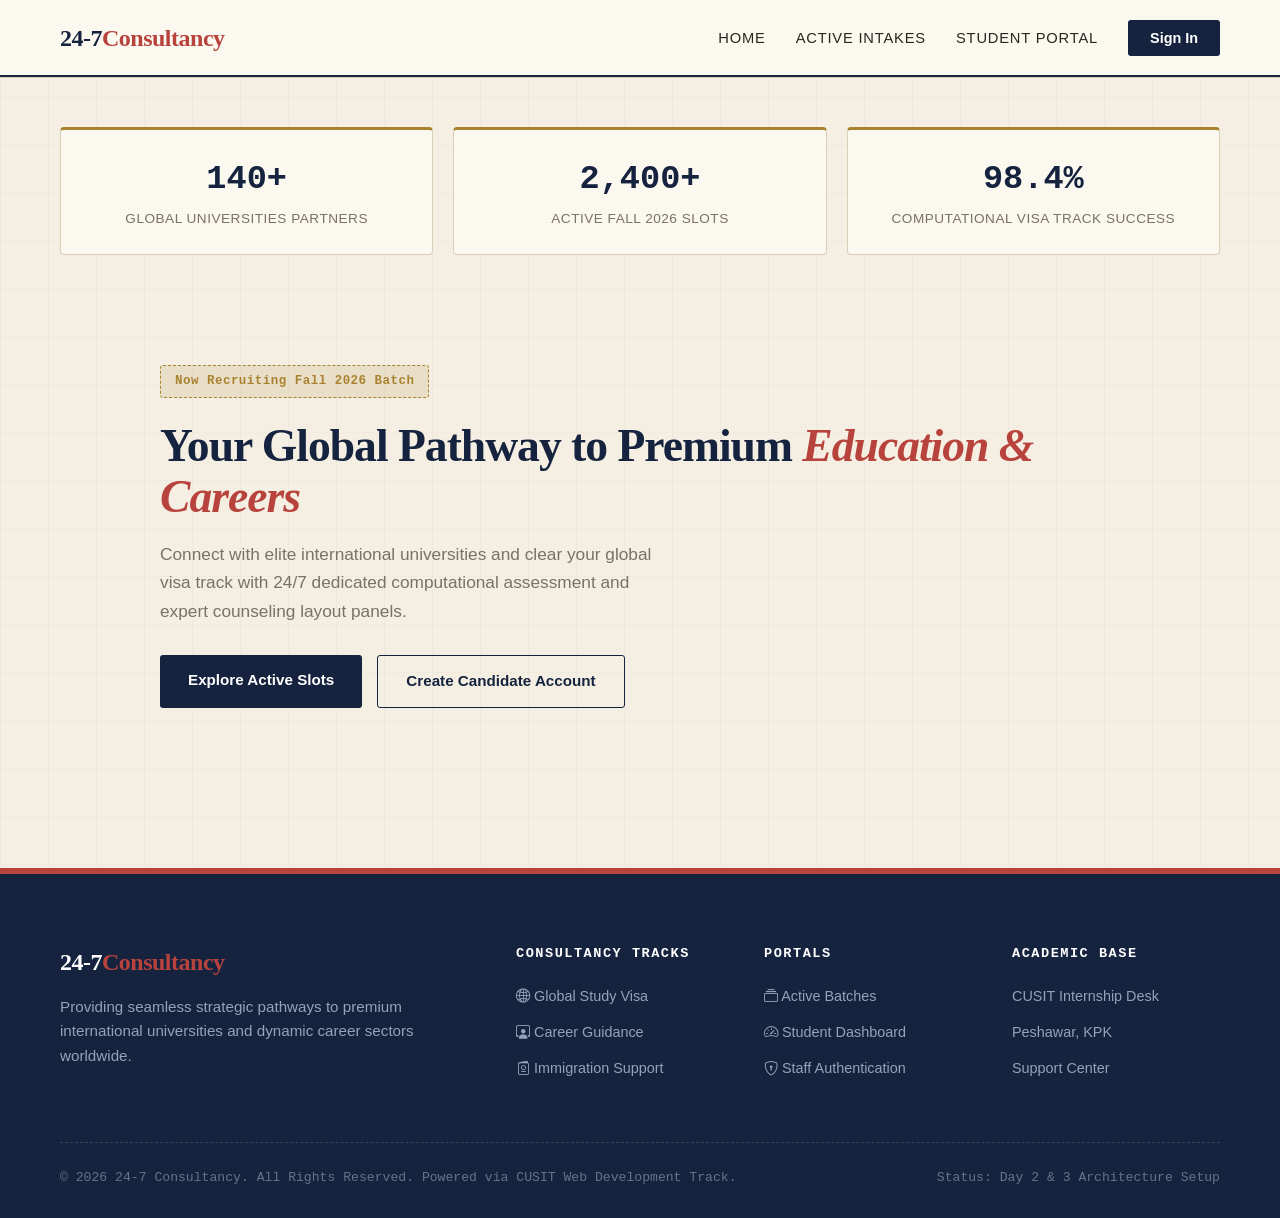
<file: 24-7-consultancy/index.html>
<!DOCTYPE html>
<html lang="en">
<head>
    <meta charset="UTF-8">
    <meta name="viewport" content="width=device-width, initial-scale=1.0">
    <title>24-7 Consultancy | Global Education & Career Gateway</title>
    <link rel="preconnect" href="https://fonts.googleapis.com">
    <link rel="preconnect" href="https://fonts.gstatic.com" crossorigin>
    <link href="https://fonts.googleapis.com/css2?family=Plus+Jakarta+Sans:wght@300;400;500;600;700&display=swap" rel="stylesheet">
    <link rel="stylesheet" href="assets/css/style.css">
    
<link rel="stylesheet" href="https://cdn.jsdelivr.net/npm/bootstrap-icons@1.11.3/font/bootstrap-icons.min.css">
</head>
<body>

    <!-- DAY 2: PREMIUM APPLICATION HEADER -->
    <header class="site-header">
        <div class="container nav-container">
            <a href="index.html" class="logo-brand">24-7<span>Consultancy</span></a>
            <nav>
                <ul class="nav-menu">
                    <li><a href="index.html" class="nav-link">Home</a></li>
                    <li><a href="listings.html" class="nav-link">Active Intakes</a></li>
                    <li><a href="dashboard/index.html" class="nav-link">Student Portal</a></li>
                    <li><a href="login.html" class="btn-nav">Sign In</a></li>
                </ul>
            </nav>
        </div>
    </header>

    <main id="app">
        <section class="container">
        <div class="stats-grid">
            <div class="stat-card">
                <h3 id="count-universities">140+</h3>
                <p>Global Universities Partners</p>
            </div>
            <div class="stat-card">
                <h3 id="count-intakes">2,400+</h3>
                <p>Active Fall 2026 Slots</p>
            </div>
            <div class="stat-card">
                <h3 id="count-visa">98.4%</h3>
                <p>Computational Visa Track Success</p>
            </div>
        </div>
    </section>
        <!-- PREMIUM HERO BANNER DESIGN -->
        <section class="hero-section">
            <div class="container hero-content">
                <span class="badge-tag">Now Recruiting Fall 2026 Batch</span>
                <h1 class="hero-title">Your Global Pathway to Premium <span>Education & Careers</span></h1>
                <p class="hero-subtitle">Connect with elite international universities and clear your global visa track with 24/7 dedicated computational assessment and expert counseling layout panels.</p>
                <div class="hero-cta-group">
                    <a href="listings.html" class="btn-primary">Explore Active Slots</a>
                    <a href="login.html" class="btn-secondary">Create Candidate Account</a>
                </div>
            </div>
        </section>
    </main>

    <!--  MULTI-COLUMN INTERACTIVE FOOTER -->
    <footer class="site-footer">
        <div class="container">
            <div class="footer-grid">
                <div class="footer-brand-col">
                    <a href="index.html" class="logo-brand" style="color:#fff">24-7<span>Consultancy</span></a>
                    <p>Providing seamless strategic pathways to premium international universities and dynamic career sectors worldwide.</p>
                </div>
                <div>
                    <h4 class="footer-title">Consultancy Tracks</h4>
                    <ul class="footer-links">
                        <li><a href="#"><i class="bi bi-globe2"></i> Global Study Visa</a></li>
                        <li><a href="#"><i class="bi bi-person-workspace"></i> Career Guidance</a></li>
                        <li><a href="#"><i class="bi bi-passport"></i> Immigration Support</a></li>
                    </ul>
                </div>
                <div>
                    <h4 class="footer-title">Portals</h4>
                    <ul class="footer-links">
                        <li><a href="listings.html"><i class="bi bi-collection"></i> Active Batches</a></li>
                        <li><a href="dashboard/index.html"><i class="bi bi-speedometer2"></i> Student Dashboard</a></li>
                        <li><a href="login.html"><i class="bi bi-shield-lock"></i> Staff Authentication</a></li>
                    </ul>
                </div>
                <div>
                    <h4 class="footer-title">Academic Base</h4>
                    <ul class="footer-links">
                        <li><a href="#">CUSIT Internship Desk</a></li>
                        <li><a href="#">Peshawar, KPK</a></li>
                        <li><a href="#">Support Center</a></li>
                    </ul>
                </div>
            </div>
            <div class="footer-bottom">
                <p>&copy; 2026 24-7 Consultancy. All Rights Reserved. Powered via CUSIT Web Development Track.</p>
                <p>Status: Day 2 & 3 Architecture Setup</p>
            </div>
        </div>
    </footer>

    <script src="assets/js/main.js"></script>
</body>
</html>
</file>
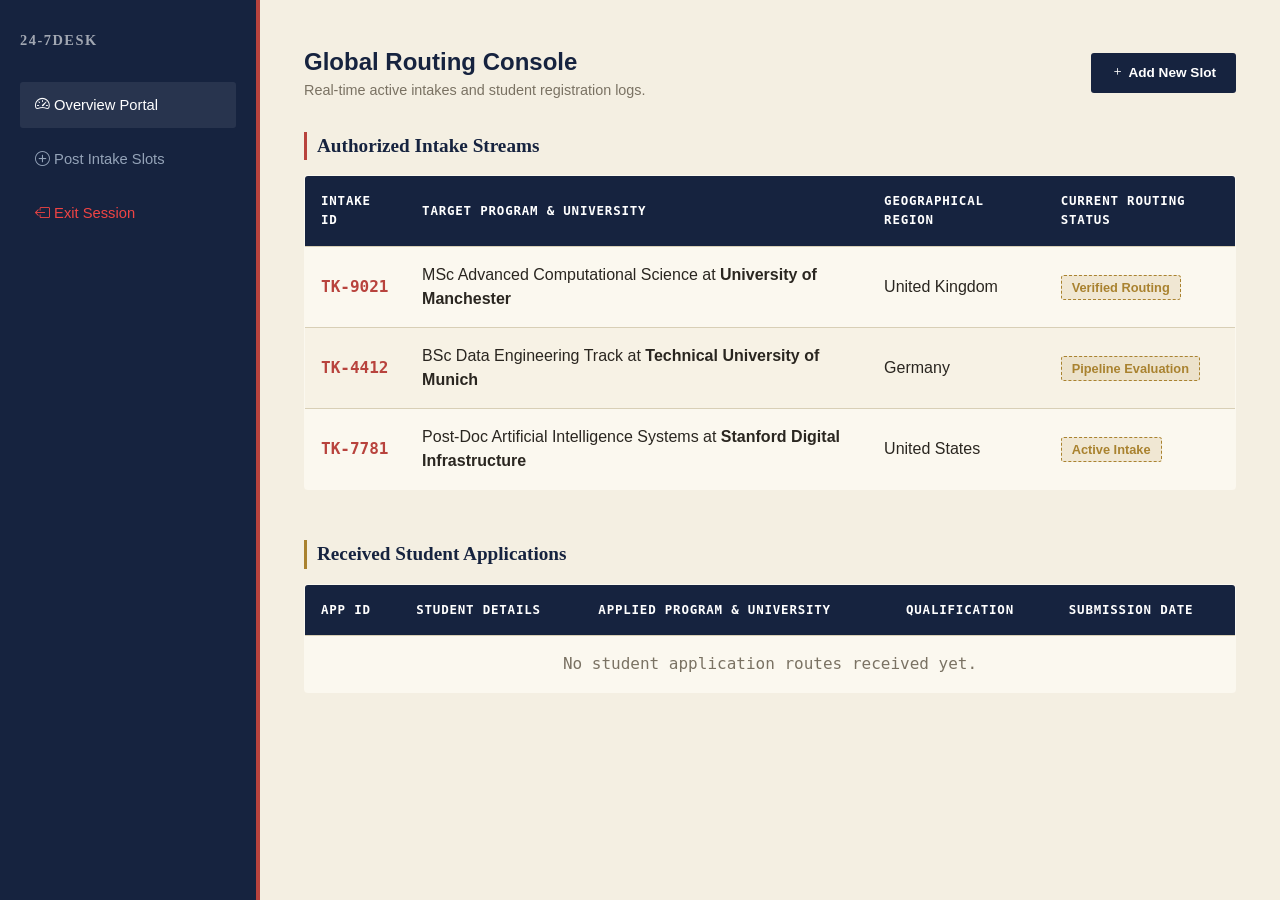
<file: 24-7-consultancy/dashboard/index.html>
<!DOCTYPE html>
<html lang="en">
<head>
    <meta charset="UTF-8">
    <meta name="viewport" content="width=device-width, initial-scale=1.0">
    <title>Management Desk | 24-7 Consultancy</title>
    <link rel="stylesheet" href="../assets/css/style.css">
    <link rel="stylesheet" href="https://cdn.jsdelivr.net/npm/bootstrap-icons@1.11.3/font/bootstrap-icons.min.css">
</head>
<body>

    <div class="dash-layout">
        <aside class="dash-sidebar">
            <h3 style="margin-bottom: 25px; font-family: var(--font-display);">24-7<span>Desk</span></h3>
            <ul class="dash-menu">
                <li class="active"><a href="index.html"><i class="bi bi-speedometer2"></i> Overview Portal</a></li>
                <li><a href="post-job.html"><i class="bi bi-plus-circle"></i> Post Intake Slots</a></li>
                <li><a href="../index.html" style="color:#ef4444;"><i class="bi bi-box-arrow-left"></i> Exit Session</a></li>
            </ul>
        </aside>

        <main class="dash-content">
            <div style="display: flex; justify-content: space-between; align-items: center; margin-bottom: 30px;">
                <div>
                    <h2 style="color:var(--primary-deep);">Global Routing Console</h2>
                    <p style="color: var(--muted); font-size: 0.9rem;">Real-time active intakes and student registration logs.</p>
                </div>
                <a href="post-job.html" class="btn-primary" style="padding: 10px 20px; font-size: 0.85rem;"><i class="bi bi-plus"></i> Add New Slot</a>
            </div>

            <h3 style="color: var(--primary-deep); margin-bottom: 15px; font-family: var(--font-display); font-size: 1.2rem; border-left: 3px solid var(--airmail-red); padding-left: 10px;">Authorized Intake Streams</h3>
            <div style="overflow-x: auto; margin-bottom: 50px;">
                <table class="data-table">
                    <thead>
                        <tr>
                            <th>Intake ID</th>
                            <th>Target Program & University</th>
                            <th>Geographical Region</th>
                            <th>Current Routing Status</th>
                        </tr>
                    </thead>
                    <tbody id="dashTableBody">
                        </tbody>
                </table>
            </div>

            <h3 style="color: var(--primary-deep); margin-bottom: 15px; font-family: var(--font-display); font-size: 1.2rem; border-left: 3px solid var(--gold); padding-left: 10px;">Received Student Applications</h3>
            <div style="overflow-x: auto;">
                <table class="data-table">
                    <thead>
                        <tr style="background-color: var(--gold-soft);">
                            <th>App ID</th>
                            <th>Student Details</th>
                            <th>Applied Program & University</th>
                            <th>Qualification</th>
                            <th>Submission Date</th>
                        </tr>
                    </thead>
                    <tbody id="appsTableBody">
                        </tbody>
                </table>
            </div>
        </main>
    </div>

    <script src="../assets/js/dashboard.js"></script>
</body>
</html>
</file>
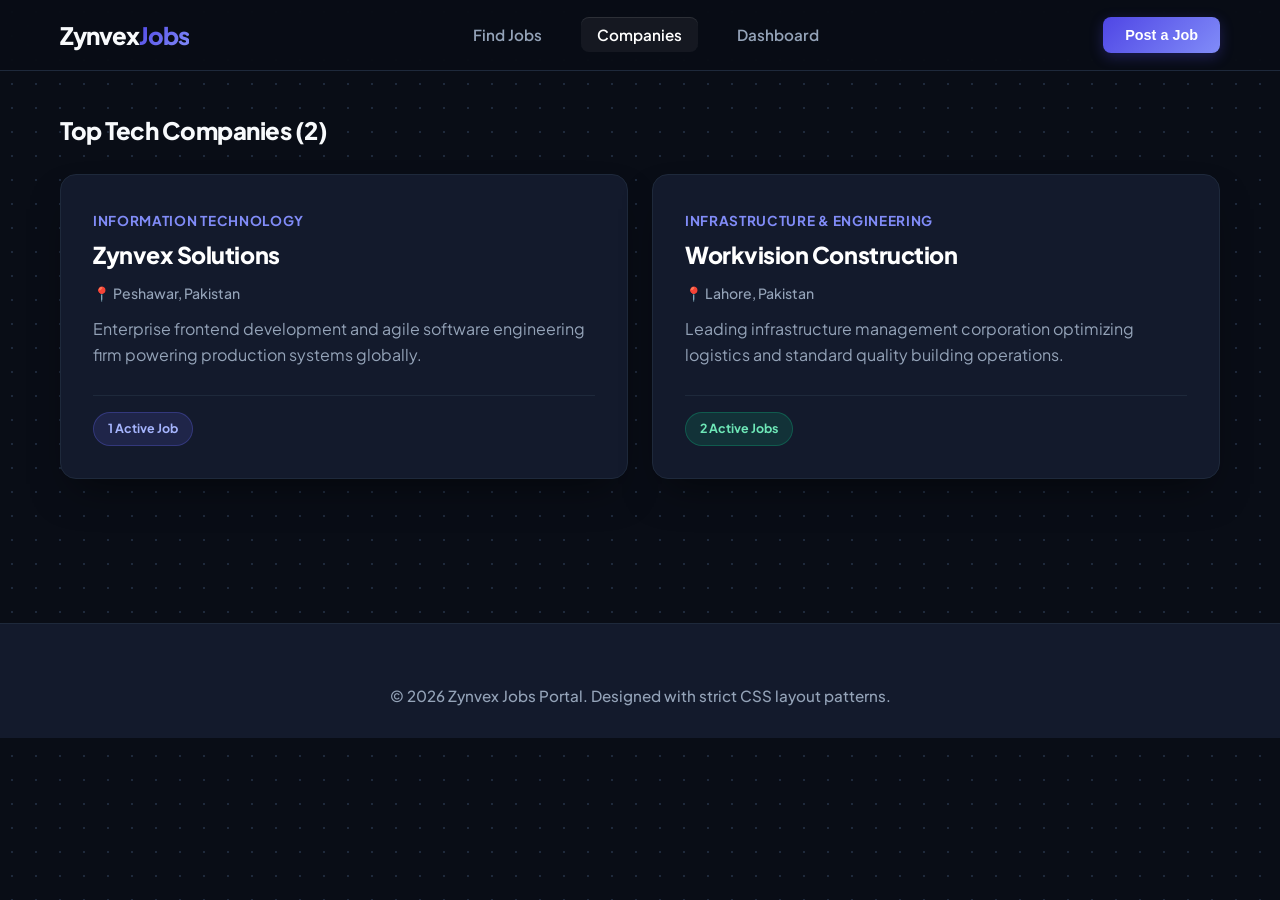
<file: companies.html>
<!DOCTYPE html>
<html lang="en">
<head>
    <meta charset="UTF-8">
    <meta name="viewport" content="width=device-width, initial-scale=1.0">
    <title>Zynvex Jobs | Companies</title>
    <link rel="stylesheet" href="style.css">
    <link href="https://fonts.googleapis.com/css2?family=Plus+Jakarta+Sans:wght@400;500;600;700;800&display=swap" rel="stylesheet">
</head>
<body>

    <nav class="navbar">
        <div class="nav-container">
            <div class="logo">Zynvex<span>Jobs</span></div>
            <div class="nav-links">
                <a href="index.html">Find Jobs</a>
                <a href="companies.html" class="active">Companies</a>
                <a href="dashboard.html">Dashboard</a>
            </div>
            <button class="btn-post">Post a Job</button>
        </div>
    </nav>

    <main style="max-width: 1200px; margin: 40px auto; padding: 0 20px;">
        <h2 style="margin-bottom: 24px; font-weight: 800; letter-spacing: -0.02em;">Top Tech Companies (2)</h2>
        
        <div style="display: grid; grid-template-columns: repeat(auto-fit, minmax(320px, 1fr)); gap: 24px;">
            
            <article class="job-card">
                <div class="job-card-header" style="margin-bottom: 8px;">
                    <div>
                        <span class="company-name">Information Technology</span>
                        <h3 style="margin-top: 4px;">Zynvex Solutions</h3>
                    </div>
                </div>
                <p style="color: var(--text-muted); font-size: 0.88rem; margin-bottom: 12px; font-weight: 500;">📍 Peshawar, Pakistan</p>
                <p class="job-desc">Enterprise frontend development and agile software engineering firm powering production systems globally.</p>
                <div class="job-card-footer" style="padding-top: 16px;">
                    <span class="badge badge-intern">1 Active Job</span>
                </div>
            </article>

            <article class="job-card">
                <div class="job-card-header" style="margin-bottom: 8px;">
                    <div>
                        <span class="company-name">Infrastructure & Engineering</span>
                        <h3 style="margin-top: 4px;">Workvision Construction</h3>
                    </div>
                </div>
                <p style="color: var(--text-muted); font-size: 0.88rem; margin-bottom: 12px; font-weight: 500;">📍 Lahore, Pakistan</p>
                <p class="job-desc">Leading infrastructure management corporation optimizing logistics and standard quality building operations.</p>
                <div class="job-card-footer" style="padding-top: 16px;">
                    <span class="badge badge-full">2 Active Jobs</span>
                </div>
            </article>

        </div>
    </main>

    <footer class="portal-footer">
        <p>&copy; 2026 Zynvex Jobs Portal. Designed with strict CSS layout patterns.</p>
    </footer>

</body>
</html>
</file>
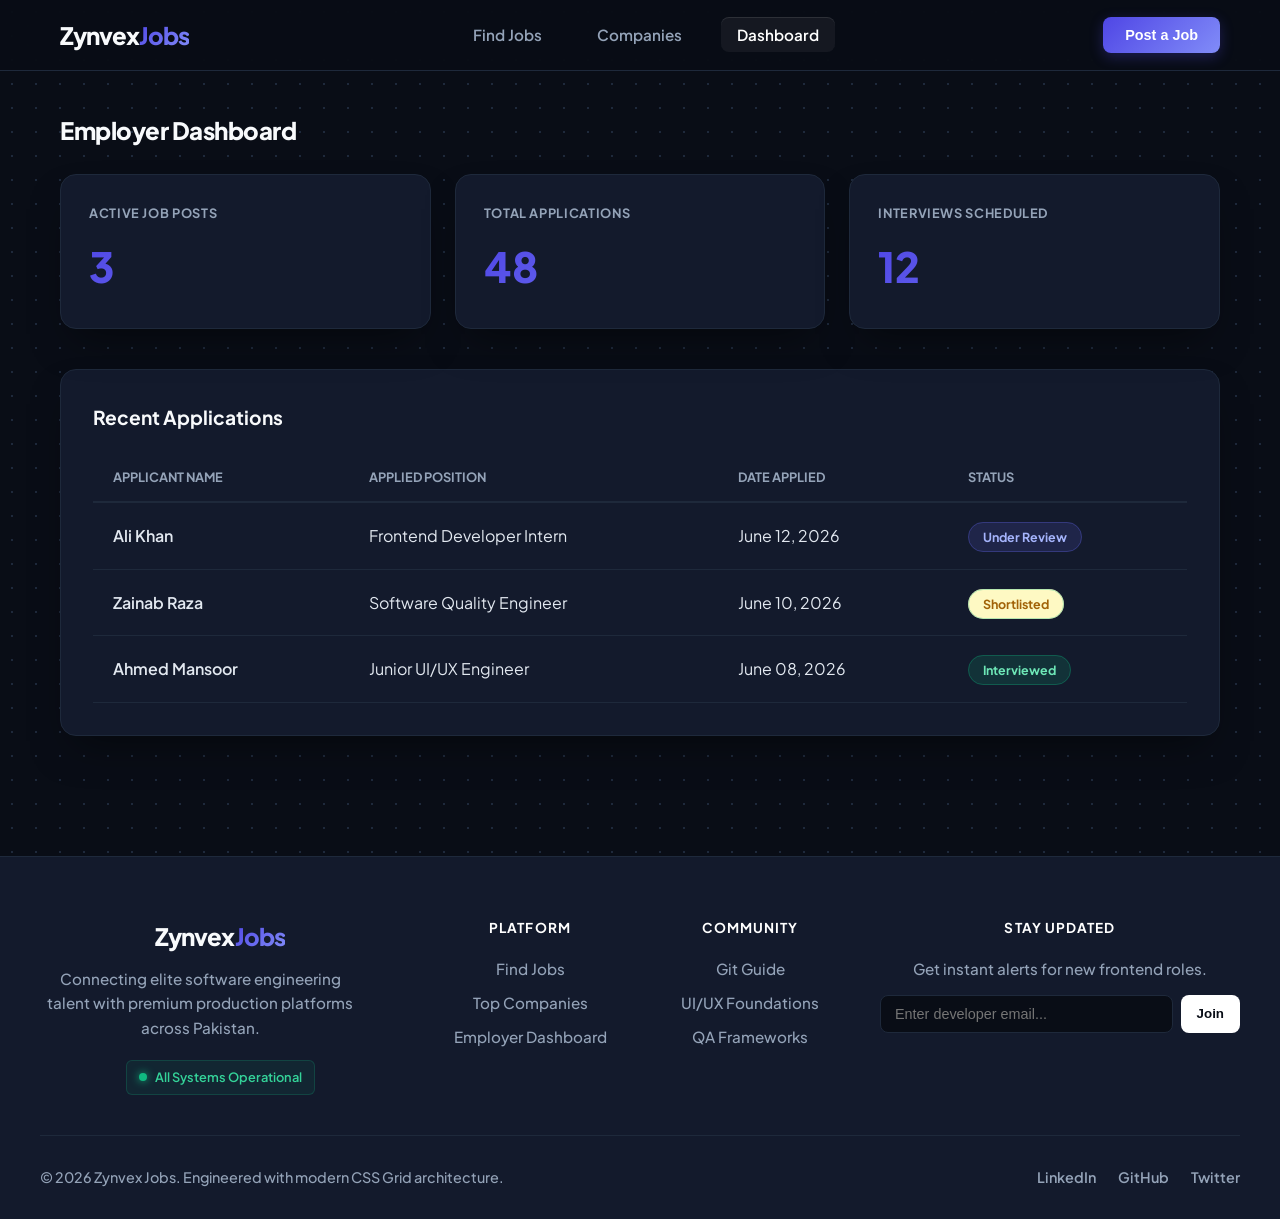
<file: dashboard.html>
<!DOCTYPE html>
<html lang="en">
<head>
    <meta charset="UTF-8">
    <meta name="viewport" content="width=device-width, initial-scale=1.0">
    <title>Zynvex Jobs | Dashboard</title>
    <link rel="stylesheet" href="style.css">
    <link href="https://fonts.googleapis.com/css2?family=Plus+Jakarta+Sans:wght@400;500;600;700;800&display=swap" rel="stylesheet">
</head>
<body>

    <nav class="navbar">
        <div class="nav-container">
            <div class="logo">Zynvex<span>Jobs</span></div>
            <div class="nav-links">
                <a href="index.html">Find Jobs</a>
                <a href="companies.html">Companies</a>
                <a href="dashboard.html" class="active">Dashboard</a>
            </div>
            <button class="btn-post">Post a Job</button>
        </div>
    </nav>

    <main style="max-width: 1200px; margin: 40px auto; padding: 0 20px;">
        <h2 style="margin-bottom: 24px; font-weight: 800; letter-spacing: -0.02em;">Employer Dashboard</h2>
        
        <div class="dashboard-grid">
            <div class="stat-card">
                <h4>Active Job Posts</h4>
                <div class="value">3</div>
            </div>
            <div class="stat-card">
                <h4>Total Applications</h4>
                <div class="value">48</div>
            </div>
            <div class="stat-card">
                <h4>Interviews Scheduled</h4>
                <div class="value">12</div>
            </div>
        </div>

        <div class="table-responsive">
            <h3 style="margin-bottom: 20px; font-size: 1.2rem; font-weight: 700;">Recent Applications</h3>
            <table class="management-table">
                <thead>
                    <tr>
                        <th>Applicant Name</th>
                        <th>Applied Position</th>
                        <th>Date Applied</th>
                        <th>Status</th>
                    </tr>
                </thead>
                <tbody>
                    <tr>
                        <td style="font-weight: 600;">Ali Khan</td>
                        <td>Frontend Developer Intern</td>
                        <td>June 12, 2026</td>
                        <td><span class="badge badge-intern">Under Review</span></td>
                    </tr>
                    <tr>
                        <td style="font-weight: 600;">Zainab Raza</td>
                        <td>Software Quality Engineer</td>
                        <td>June 10, 2026</td>
                        <td><span class="badge badge-full" style="background-color: #fef9c3; color: #a16207;">Shortlisted</span></td>
                    </tr>
                    <tr>
                        <td style="font-weight: 600;">Ahmed Mansoor</td>
                        <td>Junior UI/UX Engineer</td>
                        <td>June 08, 2026</td>
                        <td><span class="badge badge-full">Interviewed</span></td>
                    </tr>
                </tbody>
            </table>
        </div>
    </main>

     <footer class="portal-footer">
        <div class="footer-container">
            
            <div class="footer-brand">
                <div class="logo">Zynvex<span>Jobs</span></div>
                <p>Connecting elite software engineering talent with premium production platforms across Pakistan.</p>
                <div class="system-status">
                    <span class="status-dot"></span> All Systems Operational
                </div>
            </div>

            <div class="footer-links-col">
                <h4>Platform</h4>
                <a href="index.html">Find Jobs</a>
                <a href="companies.html">Top Companies</a>
                <a href="dashboard.html">Employer Dashboard</a>
            </div>

            <div class="footer-links-col">
                <h4>Community</h4>
                <a href="#">Git Guide</a>
                <a href="#">UI/UX Foundations</a>
                <a href="#">QA Frameworks</a>
            </div>

            <div class="footer-newsletter">
                <h4>Stay Updated</h4>
                <p>Get instant alerts for new frontend roles.</p>
                <div class="footer-input-group">
                    <input type="email" placeholder="Enter developer email...">
                     <button class="btn-footer-sub">Join</button>
                </div>
            </div>

        </div>

        <div class="footer-bottom">
            <p>&copy; 2026 Zynvex Jobs. Engineered with modern CSS Grid architecture.</p>
            <div class="footer-socials">
                <a href="#">LinkedIn</a>
                <a href="#">GitHub</a>
                <a href="#">Twitter</a>
            </div>
        </div>
    </footer>
     

</body>
</html>
</file>
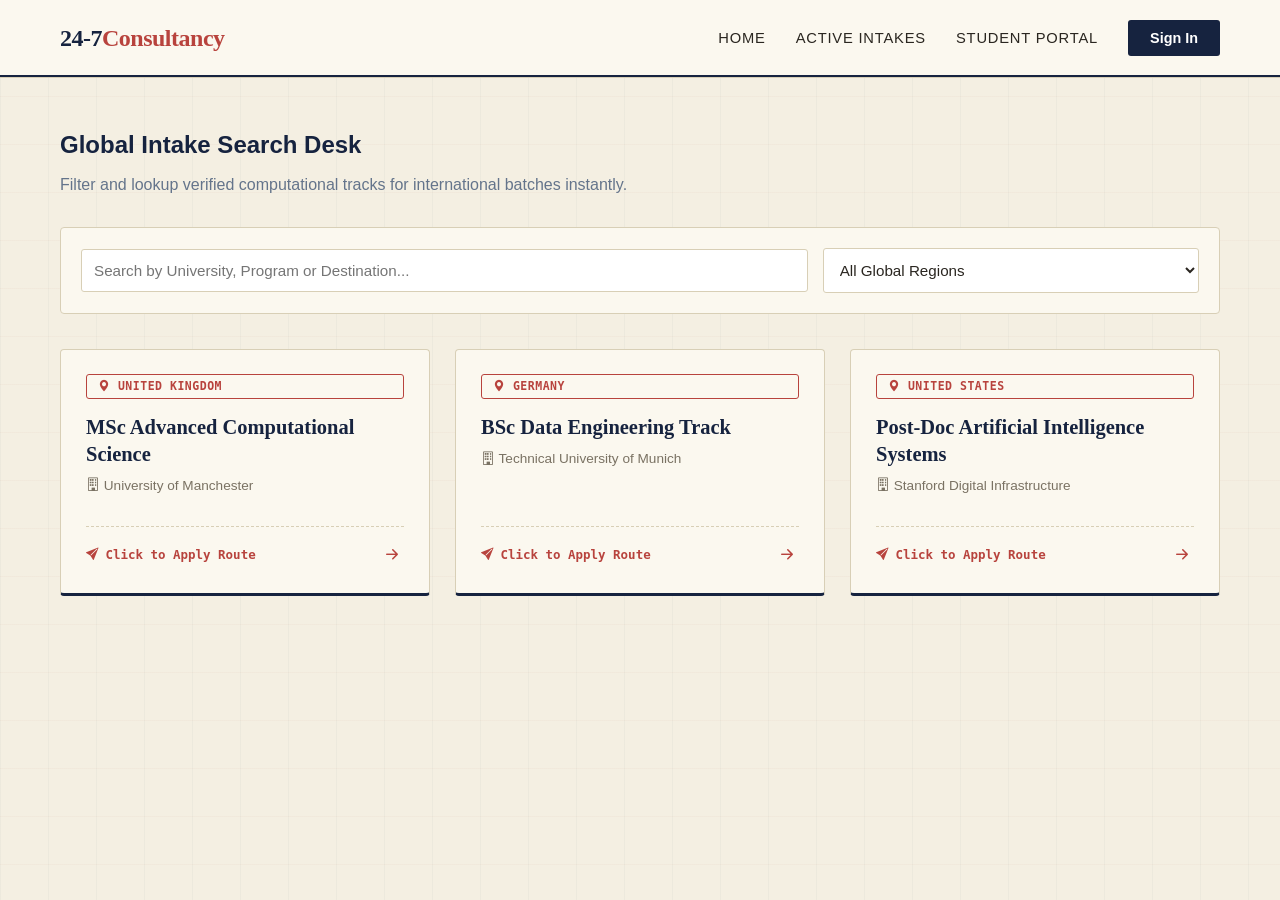
<file: 24-7-consultancy/listings.html>
<!DOCTYPE html>
<html lang="en">
<head>
    <meta charset="UTF-8">
    <meta name="viewport" content="width=device-width, initial-scale=1.0">
    <title>Active Batches & Intakes | 24-7 Consultancy</title>
    <link href="https://fonts.googleapis.com/css2?family=Plus+Jakarta+Sans:wght@400;500;600;700&display=swap" rel="stylesheet">
    <link rel="stylesheet" href="assets/css/style.css">
    <link rel="stylesheet" href="https://cdn.jsdelivr.net/npm/bootstrap-icons@1.11.3/font/bootstrap-icons.min.css">
</head>
<body>
    <header class="site-header">
        <div class="container nav-container">
            <a href="index.html" class="logo-brand">24-7<span>Consultancy</span></a>
            <ul class="nav-menu">
                <li><a href="index.html" class="nav-link">Home</a></li>
                <li><a href="listings.html" class="nav-link">Active Intakes</a></li>
                <li><a href="dashboard/index.html" class="nav-link">Student Portal</a></li>
                <li><a href="login.html" class="btn-nav">Sign In</a></li>
            </ul>
        </div>
    </header>

    <main class="container" style="margin-top: 50px;">
        <h2 style="color: var(--primary-deep); margin-bottom: 10px;">Global Intake Search Desk</h2>
        <p style="color: #64748b; margin-bottom: 30px;">Filter and lookup verified computational tracks for international batches instantly.</p>

        <!-- DAY 7: Search & Filter Logic Hook -->
        <div class="filter-section">
            <input type="text" id="searchBar" class="search-input" placeholder="Search by University, Program or Destination...">
            <select id="regionFilter" class="filter-select">
                <option value="all">All Global Regions</option>
                <option value="United Kingdom">United Kingdom</option>
                <option value="United States">United States</option>
                <option value="Germany">Germany</option>
            </select>
        </div>

        <!-- Dynamic Jobs Rendering Target -->
        <div id="listingsTarget" class="jobs-grid">
            <!-- JavaScript will render tracks here dynamic -->
        </div>
      <div id="applyModal" style="display: none; position: fixed; top: 50%; left: 50%; transform: translate(-50%, -50%); z-index: 2000; width: 90%; max-width: 450px; max-height: 85vh; overflow-y: auto; background: #FBF8EF; border: 2px solid #D8CFB6; border-radius: 8px; box-shadow: 0 10px 30px rgba(22, 35, 63, 0.25); padding: 25px; box-sizing: border-box;">
        
        <div style="display: flex; justify-content: space-between; align-items: center; margin-bottom: 15px; padding-bottom: 10px; border-bottom: 1px dashed #D8CFB6;">
            <h3 style="color: #16233F; font-family: 'Plus Jakarta Sans', sans-serif; font-weight: 700; margin: 0; font-size: 1.3rem;">Intake Route Entry</h3>
            <button id="closeModalBtn" style="background: none; border: none; font-size: 2rem; cursor: pointer; color: #B8433D; line-height: 1; padding: 0;">&times;</button>
        </div>
        
        <p style="color: #7A7263; font-size: 0.85rem; margin-bottom: 20px; line-height: 1.4;">Submit your academic routing details for verified evaluation.</p>
        
        <form id="studentApplyForm">
            <div class="form-group" style="margin-bottom: 15px;">
                <label style="display: block; font-size: 0.8rem; font-weight: 600; color: #16233F; margin-bottom: 5px; text-transform: uppercase;">Full Legal Name</label>
                <input type="text" id="studentName" class="form-control" required placeholder="e.g., Alizeh Khan" style="width: 100%; padding: 10px; border: 1px solid #D8CFB6; border-radius: 4px; box-sizing: border-box; background: #fff;">
            </div>
            
            <div class="form-group" style="margin-bottom: 15px;">
                <label style="display: block; font-size: 0.8rem; font-weight: 600; color: #16233F; margin-bottom: 5px; text-transform: uppercase;">Contact Email Address</label>
                <input type="email" id="studentEmail" class="form-control" required placeholder="name@example.com" style="width: 100%; padding: 10px; border: 1px solid #D8CFB6; border-radius: 4px; box-sizing: border-box; background: #fff;">
            </div>
            
            <div class="form-group" style="margin-bottom: 20px;">
                <label style="display: block; font-size: 0.8rem; font-weight: 600; color: #16233F; margin-bottom: 5px; text-transform: uppercase;">Highest Academic Degree</label>
                <select id="studentEdu" class="form-control" style="width: 100%; padding: 10px; border: 1px solid #D8CFB6; border-radius: 4px; box-sizing: border-box; background: #fff; height: 42px;">
                    <option value="FSc Medical">FSc Medical</option>
                    <option value="FSc Engineering">FSc Engineering</option>
                    <option value="ICS / Computer Science">ICS / Computer Science</option>
                    <option value="A-Levels / High School">A-Levels / High School</option>
                </select>
            </div>
            
            <button type="submit" class="btn-primary" style="width: 100%; border: none; cursor: pointer; padding: 12px; background: #B8433D; color: white; font-weight: 600; border-radius: 4px; transition: background 0.2s;">Submit Route Application</button>
        </form>
    </div>

    <div id="modalOverlay" style="display: none; position: fixed; top: 0; left: 0; width: 100%; height: 100%; background: rgba(22, 35, 63, 0.5); backdrop-filter: blur(4px); z-index: 1999;"></div>
 </main>

    <script src="assets/js/main.js"></script>
</body>
</html>
</file>
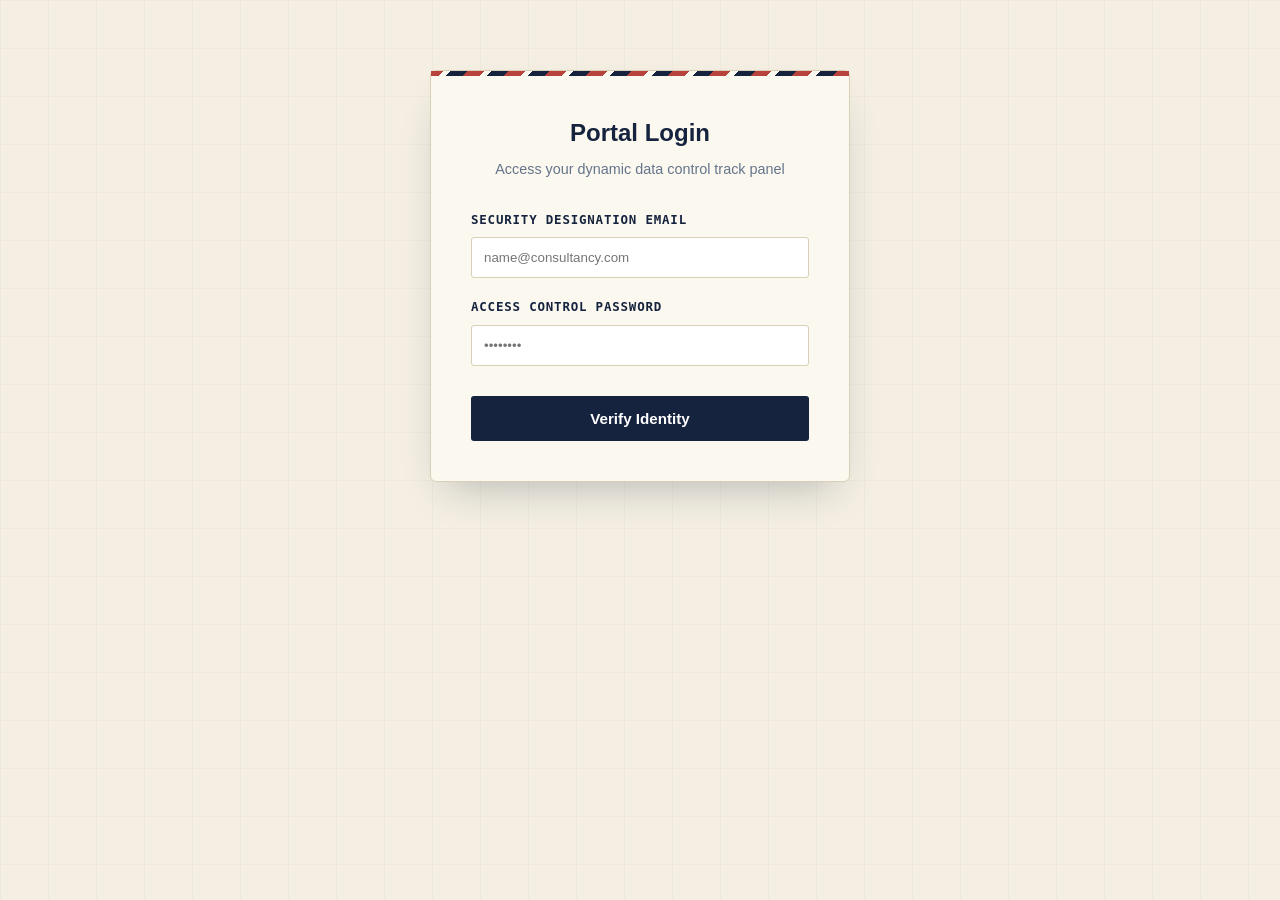
<file: 24-7-consultancy/login.html>
<!DOCTYPE html>
<html lang="en">
<head>
    <meta charset="UTF-8">
    <meta name="viewport" content="width=device-width, initial-scale=1.0">
    <title>Authentication Center | 24-7 Consultancy</title>
    <link href="https://fonts.googleapis.com/css2?family=Plus+Jakarta+Sans:wght@400;500;600;700&display=swap" rel="stylesheet">
    <link rel="stylesheet" href="assets/css/style.css">
    <link rel="stylesheet" href="https://cdn.jsdelivr.net/npm/bootstrap-icons@1.11.3/font/bootstrap-icons.min.css">
</head>
<body>
    <div class="auth-wrapper">
        <h2 style="color: var(--primary-deep); margin-bottom: 8px; text-align: center;">Portal Login</h2>
        <p style="color: #64748b; text-align: center; font-size: 0.9rem; margin-bottom: 30px;">Access your dynamic data control track panel</p>
        
        <form id="loginForm">
            <div class="form-group">
                <label>Security Designation Email</label>
                <input type="email" id="authEmail" class="form-control" required placeholder="name@consultancy.com">
            </div>
            <div class="form-group">
                <label>Access Control Password</label>
                <input type="password" id="authPass" class="form-control" required placeholder="••••••••">
            </div>
            <button type="submit" class="btn-primary" style="width: 100%; border: none; cursor: pointer; margin-top: 10px;">Verify Identity</button>
        </form>
    </div>

    <script src="assets/js/main.js"></script>
</body>
</html>
</file>
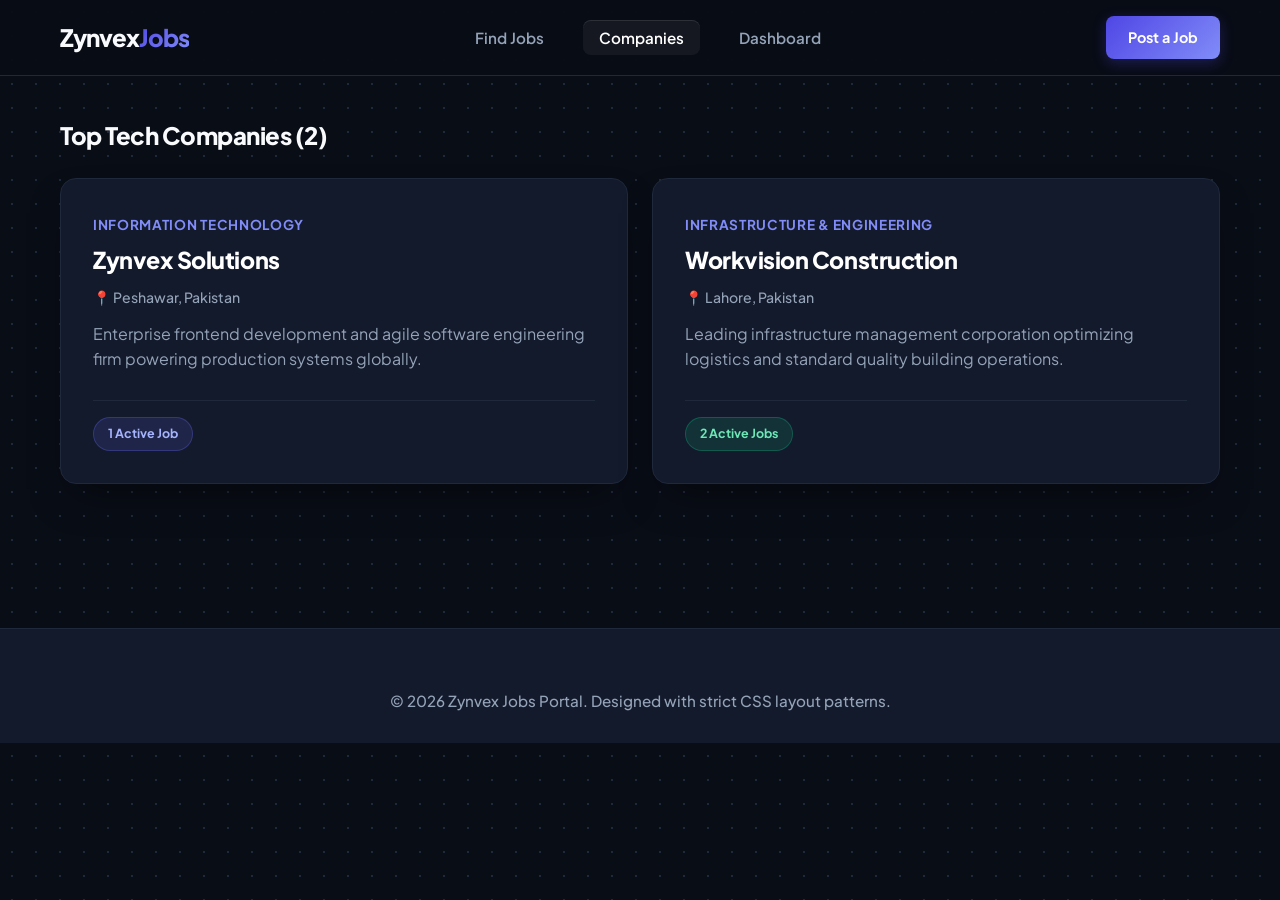
<file: Zynvex/companies.html>
<!DOCTYPE html>
<html lang="en">
<head>
    <meta charset="UTF-8">
    <meta name="viewport" content="width=device-width, initial-scale=1.0">
    <title>Zynvex Jobs | Companies</title>
    <link rel="stylesheet" href="style.css">
    <link href="https://fonts.googleapis.com/css2?family=Plus+Jakarta+Sans:wght@400;500;600;700;800&display=swap" rel="stylesheet">
</head>
<body>

    <nav class="navbar">
        <div class="nav-container">
            <div class="logo">Zynvex<span>Jobs</span></div>
            <div class="nav-links">
                <a href="index.html">Find Jobs</a>
                <a href="companies.html" class="active">Companies</a>
                <a href="dashboard.html">Dashboard</a>
            </div>
            <a href="post-job.html" class="btn-post" style="text-decoration: none;">Post a Job</a>
        </div>
    </nav>

    <main style="max-width: 1200px; margin: 40px auto; padding: 0 20px;">
        <h2 style="margin-bottom: 24px; font-weight: 800; letter-spacing: -0.02em;">Top Tech Companies (2)</h2>
        
        <div style="display: grid; grid-template-columns: repeat(auto-fit, minmax(320px, 1fr)); gap: 24px;">
            
            <article class="job-card">
                <div class="job-card-header" style="margin-bottom: 8px;">
                    <div>
                        <span class="company-name">Information Technology</span>
                        <h3 style="margin-top: 4px;">Zynvex Solutions</h3>
                    </div>
                </div>
                <p style="color: var(--text-muted); font-size: 0.88rem; margin-bottom: 12px; font-weight: 500;">📍 Peshawar, Pakistan</p>
                <p class="job-desc">Enterprise frontend development and agile software engineering firm powering production systems globally.</p>
                <div class="job-card-footer" style="padding-top: 16px;">
                    <span class="badge badge-intern" id="count-zynvex">1 Active Job</span>
                </div>
            </article>

            <article class="job-card">
                <div class="job-card-header" style="margin-bottom: 8px;">
                    <div>
                        <span class="company-name">Infrastructure & Engineering</span>
                        <h3 style="margin-top: 4px;">Workvision Construction</h3>
                    </div>
                </div>
                <p style="color: var(--text-muted); font-size: 0.88rem; margin-bottom: 12px; font-weight: 500;">📍 Lahore, Pakistan</p>
                <p class="job-desc">Leading infrastructure management corporation optimizing logistics and standard quality building operations.</p>
                <div class="job-card-footer" style="padding-top: 16px;">
                    <span class="badge badge-full" id="count-workvision">2 Active Jobs</span>
                </div>
            </article>

        </div>
    </main>

    <footer class="portal-footer">
        <p>&copy; 2026 Zynvex Jobs Portal. Designed with strict CSS layout patterns.</p>
    </footer>
<script>
    document.addEventListener('DOMContentLoaded', () => {
        const customJobs = JSON.parse(localStorage.getItem('customJobs')) || [];
        
        // Base counts jo pehle se mojud jobs hain
        let zynvexCount = 1;
        let workvisionCount = 2;

        // Loop chala kar count check krna
        customJobs.forEach(job => {
            const companyName = job.company.toLowerCase().trim();
            
            if (companyName.includes('zynvex')) {
                zynvexCount++;
            } else if (companyName.includes('workvision')) {
                workvisionCount++;
            }
        });

        // HTML elements ko update krna
        const zynvexBadge = document.getElementById('count-zynvex');
        const workvisionBadge = document.getElementById('count-workvision');

        if (zynvexBadge) {
            zynvexBadge.textContent = `${zynvexCount} Active Job${zynvexCount > 1 ? 's' : ''}`;
        }
        if (workvisionBadge) {
            workvisionBadge.textContent = `${workvisionCount} Active Job${workvisionCount > 1 ? 's' : ''}`;
        }
    });
</script>

</body>
</html>
</file>
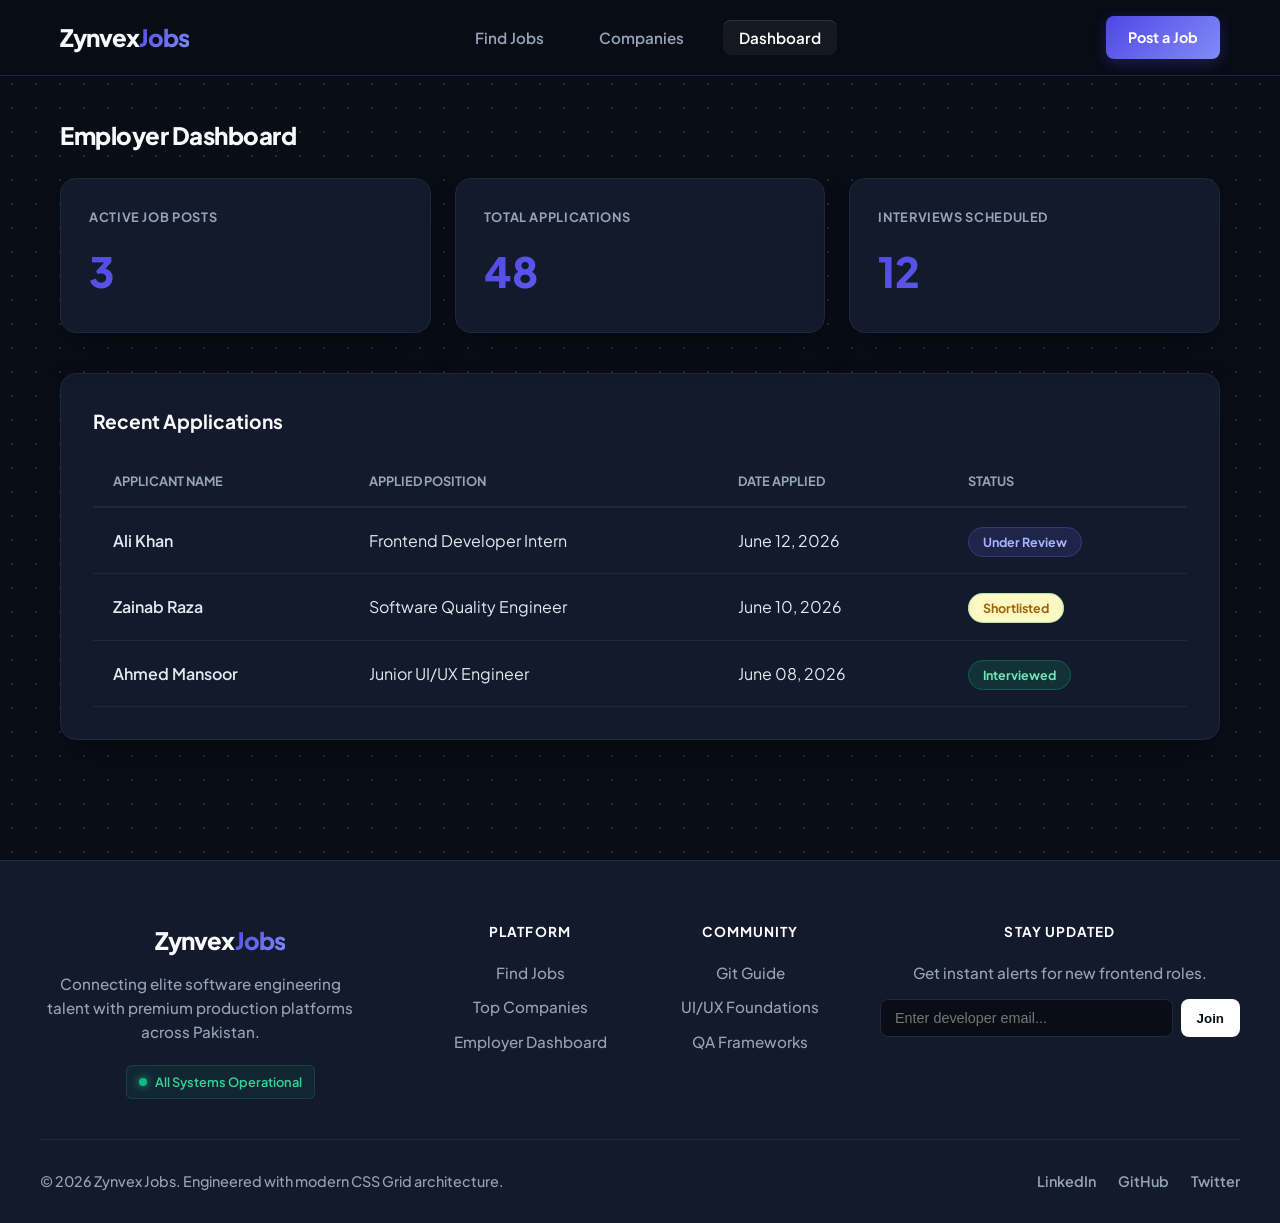
<file: Zynvex/dashboard.html>
<!DOCTYPE html>
<html lang="en">
<head>
    <meta charset="UTF-8">
    <meta name="viewport" content="width=device-width, initial-scale=1.0">
    <title>Zynvex Jobs | Dashboard</title>
    <link rel="stylesheet" href="style.css">
    <link href="https://fonts.googleapis.com/css2?family=Plus+Jakarta+Sans:wght@400;500;600;700;800&display=swap" rel="stylesheet">
</head>
<body>

    <nav class="navbar">
        <div class="nav-container">
            <div class="logo">Zynvex<span>Jobs</span></div>
            <div class="nav-links">
                <a href="index.html">Find Jobs</a>
                <a href="companies.html">Companies</a>
                <a href="dashboard.html" class="active">Dashboard</a>
            </div>
            <a href="post-job.html" class="btn-post" style="text-decoration: none;">Post a Job</a>
        </div>
    </nav>

    <main style="max-width: 1200px; margin: 40px auto; padding: 0 20px;">
        <h2 style="margin-bottom: 24px; font-weight: 800; letter-spacing: -0.02em;">Employer Dashboard</h2>
        
        <div class="dashboard-grid">
            <div class="stat-card">
                <h4>Active Job Posts</h4>
                <div class="value">3</div>
            </div>
            <div class="stat-card">
                <h4>Total Applications</h4>
                <div class="value">48</div>
            </div>
            <div class="stat-card">
                <h4>Interviews Scheduled</h4>
                <div class="value">12</div>
            </div>
        </div>

        <div class="table-responsive">
            <h3 style="margin-bottom: 20px; font-size: 1.2rem; font-weight: 700;">Recent Applications</h3>
            <table class="management-table">
                <thead>
                    <tr>
                        <th>Applicant Name</th>
                        <th>Applied Position</th>
                        <th>Date Applied</th>
                        <th>Status</th>
                    </tr>
                </thead>
                <tbody>
                    <tr>
                        <td style="font-weight: 600;">Ali Khan</td>
                        <td>Frontend Developer Intern</td>
                        <td>June 12, 2026</td>
                        <td><span class="badge badge-intern">Under Review</span></td>
                    </tr>
                    <tr>
                        <td style="font-weight: 600;">Zainab Raza</td>
                        <td>Software Quality Engineer</td>
                        <td>June 10, 2026</td>
                        <td><span class="badge badge-full" style="background-color: #fef9c3; color: #a16207;">Shortlisted</span></td>
                    </tr>
                    <tr>
                        <td style="font-weight: 600;">Ahmed Mansoor</td>
                        <td>Junior UI/UX Engineer</td>
                        <td>June 08, 2026</td>
                        <td><span class="badge badge-full">Interviewed</span></td>
                    </tr>
                </tbody>
            </table>
        </div>
    </main>

     <footer class="portal-footer">
        <div class="footer-container">
            
            <div class="footer-brand">
                <div class="logo">Zynvex<span>Jobs</span></div>
                <p>Connecting elite software engineering talent with premium production platforms across Pakistan.</p>
                <div class="system-status">
                    <span class="status-dot"></span> All Systems Operational
                </div>
            </div>

            <div class="footer-links-col">
                <h4>Platform</h4>
                <a href="index.html">Find Jobs</a>
                <a href="companies.html">Top Companies</a>
                <a href="dashboard.html">Employer Dashboard</a>
            </div>

            <div class="footer-links-col">
                <h4>Community</h4>
                <a href="#">Git Guide</a>
                <a href="#">UI/UX Foundations</a>
                <a href="#">QA Frameworks</a>
            </div>

            <div class="footer-newsletter">
                <h4>Stay Updated</h4>
                <p>Get instant alerts for new frontend roles.</p>
                <div class="footer-input-group">
                    <input type="email" placeholder="Enter developer email...">
                     <button class="btn-footer-sub">Join</button>
                </div>
            </div>

        </div>

        <div class="footer-bottom">
            <p>&copy; 2026 Zynvex Jobs. Engineered with modern CSS Grid architecture.</p>
            <div class="footer-socials">
                <a href="#">LinkedIn</a>
                <a href="#">GitHub</a>
                <a href="#">Twitter</a>
            </div>
        </div>
    </footer>
     
<script>
    document.addEventListener('DOMContentLoaded', () => {
        const activeJobsCounter = document.querySelector('.stat-card:nth-child(1) .value');
        const totalAppsCounter = document.querySelector('.stat-card:nth-child(2) .value');
        const tableBody = document.querySelector('.management-table tbody');

        // 1. Application stats counter update karna
        let savedAppsCount = localStorage.getItem('totalApplications') || 48;
        if(totalAppsCounter) totalAppsCounter.textContent = savedAppsCount;

        // 2. Custom jobs counter update karna
        let customJobs = JSON.parse(localStorage.getItem('customJobs')) || [];
        let grandTotalJobs = 3 + customJobs.length;
        if(activeJobsCounter) activeJobsCounter.textContent = grandTotalJobs;

        // 3. Dynamic Applications Table Data Render karna
        let userApplications = JSON.parse(localStorage.getItem('jobApplications')) || [];
        
        if (userApplications.length > 0 && tableBody) {
            // Agar real-time applications hain, toh pehle table clear karke unhe render karo
            let rowsHTML = '';
            
            userApplications.forEach(app => {
                rowsHTML += `
                    <tr>
                        <td style="font-weight: 600;">${app.name}</td>
                        <td>${app.position}</td>
                        <td>${app.date}</td>
                        <td><span class="badge badge-intern">${app.status}</span></td>
                    </tr>
                `;
            });

            // Hardcoded purana data bhi nichay barqarar rakhne ke liye plus kar dete hain
            const defaultRowsHTML = `
                <tr>
                    <td style="font-weight: 600;">Ali Khan</td>
                    <td>Frontend Developer Intern</td>
                    <td>June 12, 2026</td>
                    <td><span class="badge badge-intern">Under Review</span></td>
                </tr>
                <tr>
                    <td style="font-weight: 600;">Zainab Raza</td>
                    <td>Software Quality Engineer</td>
                    <td>June 10, 2026</td>
                    <td><span class="badge badge-full" style="background-color: #fef9c3; color: #a16207;">Shortlisted</span></td>
                </tr>
                <tr>
                    <td style="font-weight: 600;">Ahmed Mansoor</td>
                    <td>Junior UI/UX Engineer</td>
                    <td>June 08, 2026</td>
                    <td><span class="badge badge-full">Interviewed</span></td>
                </tr>
            `;

            tableBody.innerHTML = rowsHTML + defaultRowsHTML;
        }
    });
</script>
</body>
</html>
</file>
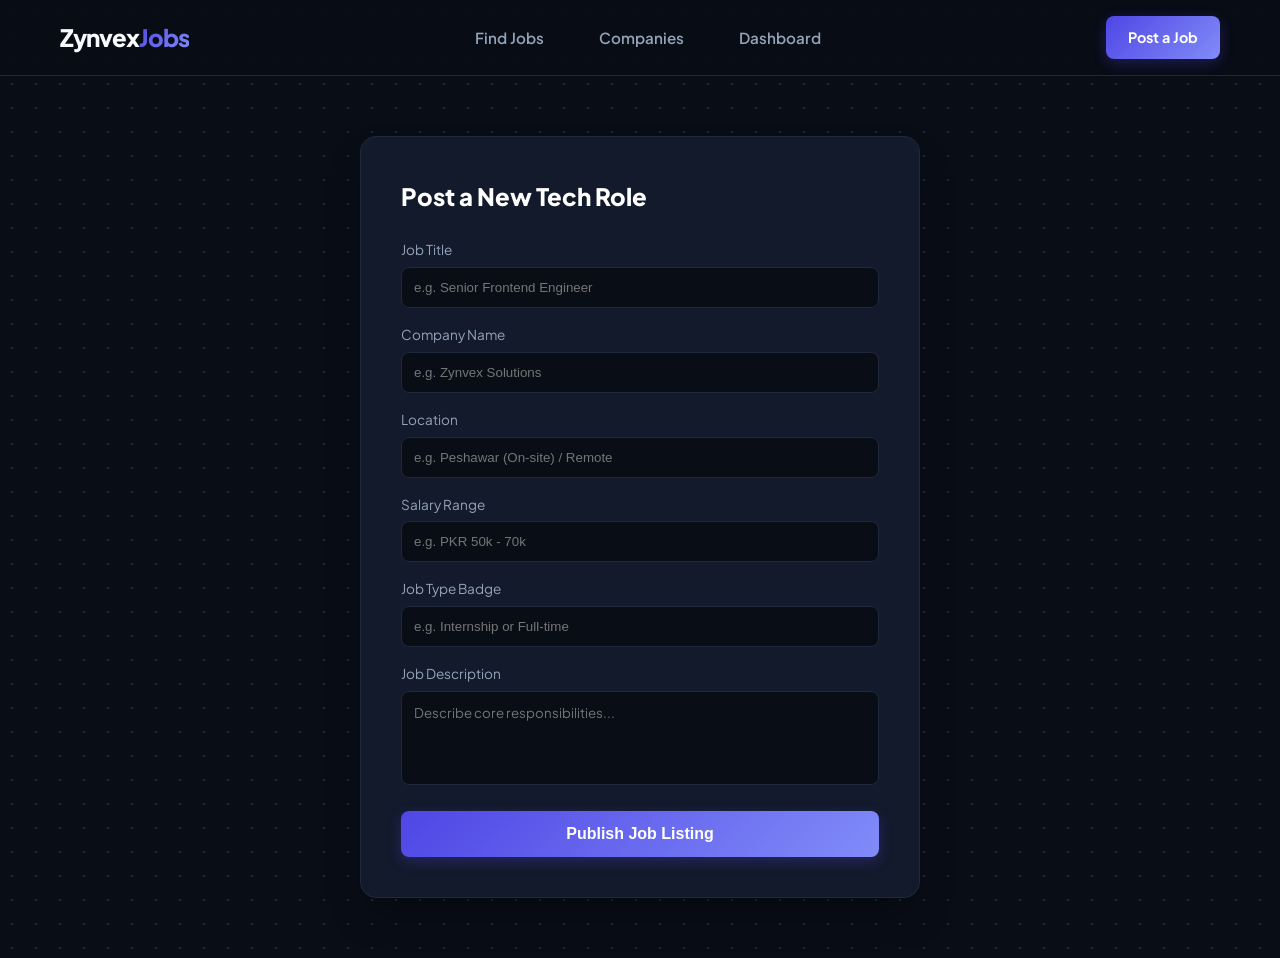
<file: Zynvex/post-job.html>
<!DOCTYPE html>
<html lang="en">
<head>
    <meta charset="UTF-8">
    <meta name="viewport" content="width=device-width, initial-scale=1.0">
    <title>Zynvex Jobs | Post a Job</title>
    <link rel="stylesheet" href="style.css">
    <link href="https://fonts.googleapis.com/css2?family=Plus+Jakarta+Sans:wght=400;500;600;700;800&display=swap" rel="stylesheet">
</head>
<body>

    <nav class="navbar">
        <div class="nav-container">
            <div class="logo">Zynvex<span>Jobs</span></div>
            <div class="nav-links">
                <a href="index.html">Find Jobs</a>
                <a href="companies.html">Companies</a>
                <a href="dashboard.html">Dashboard</a>
            </div>
            <a href="post-job.html" class="btn-post" style="text-decoration: none;">Post a Job</a>
        </div>
    </nav>

    <main style="max-width: 600px; margin: 60px auto; padding: 0 20px;">
        <div class="table-responsive" style="padding: 40px;">
            <h2 style="margin-bottom: 24px; font-weight: 800; color: #ffffff;">Post a New Tech Role</h2>
            
            <form id="jobPostForm">
                <div class="form-group">
                    <label>Job Title</label>
                    <input type="text" id="jobTitle" required placeholder="e.g. Senior Frontend Engineer">
                </div>
                <div class="form-group">
                    <label>Company Name</label>
                    <input type="text" id="companyName" required placeholder="e.g. Zynvex Solutions">
                </div>
                <div class="form-group">
                    <label>Location</label>
                    <input type="text" id="jobLoc" required placeholder="e.g. Peshawar (On-site) / Remote">
                </div>
                <div class="form-group">
                    <label>Salary Range</label>
                    <input type="text" id="jobSalary" required placeholder="e.g. PKR 50k - 70k">
                </div>
                <div class="form-group">
                    <label>Job Type Badge</label>
                    <input type="text" id="jobBadge" required placeholder="e.g. Internship or Full-time">
                </div>
                <div class="form-group" style="display: flex; flex-direction: column; gap: 6px; margin-bottom: 16px;">
                    <label style="font-size: 0.85rem; color: var(--text-muted);">Job Description</label>
                    <textarea id="jobDesc" rows="4" style="background: #090d16; border: 1px solid var(--border-glow); padding: 12px; border-radius: var(--radius-button); color: #ffffff; outline: none; font-family: inherit; resize: none;" required placeholder="Describe core responsibilities..."></textarea>
                </div>
                
                <button type="submit" class="btn-post" style="width: 100%; margin-top: 10px; padding: 14px; font-size: 1rem;">Publish Job Listing</button>
            </form>
        </div>
    </main>

    <script>
        // Form Submit handle krna
        document.getElementById('jobPostForm').addEventListener('submit', (e) => {
            e.preventDefault();
            
            // Data object ready krna
            const newJob = {
                title: document.getElementById('jobTitle').value,
                company: document.getElementById('companyName').value,
                location: document.getElementById('jobLoc').value,
                salary: document.getElementById('jobSalary').value,
                badge: document.getElementById('jobBadge').value,
                desc: document.getElementById('jobDesc').value
            };

            // Purani jobs nikalna ya khali array banana
            let localJobs = JSON.parse(localStorage.getItem('customJobs')) || [];
            localJobs.unshift(newJob); // New job ko top pr rakhna
            
            // Browser memory mein save krna
            localStorage.setItem('customJobs', JSON.stringify(localJobs));

            // Wapis jobs list par bhej dena
            window.location.href = 'index.html';
        });
    </script>
</body>
</html>
</file>
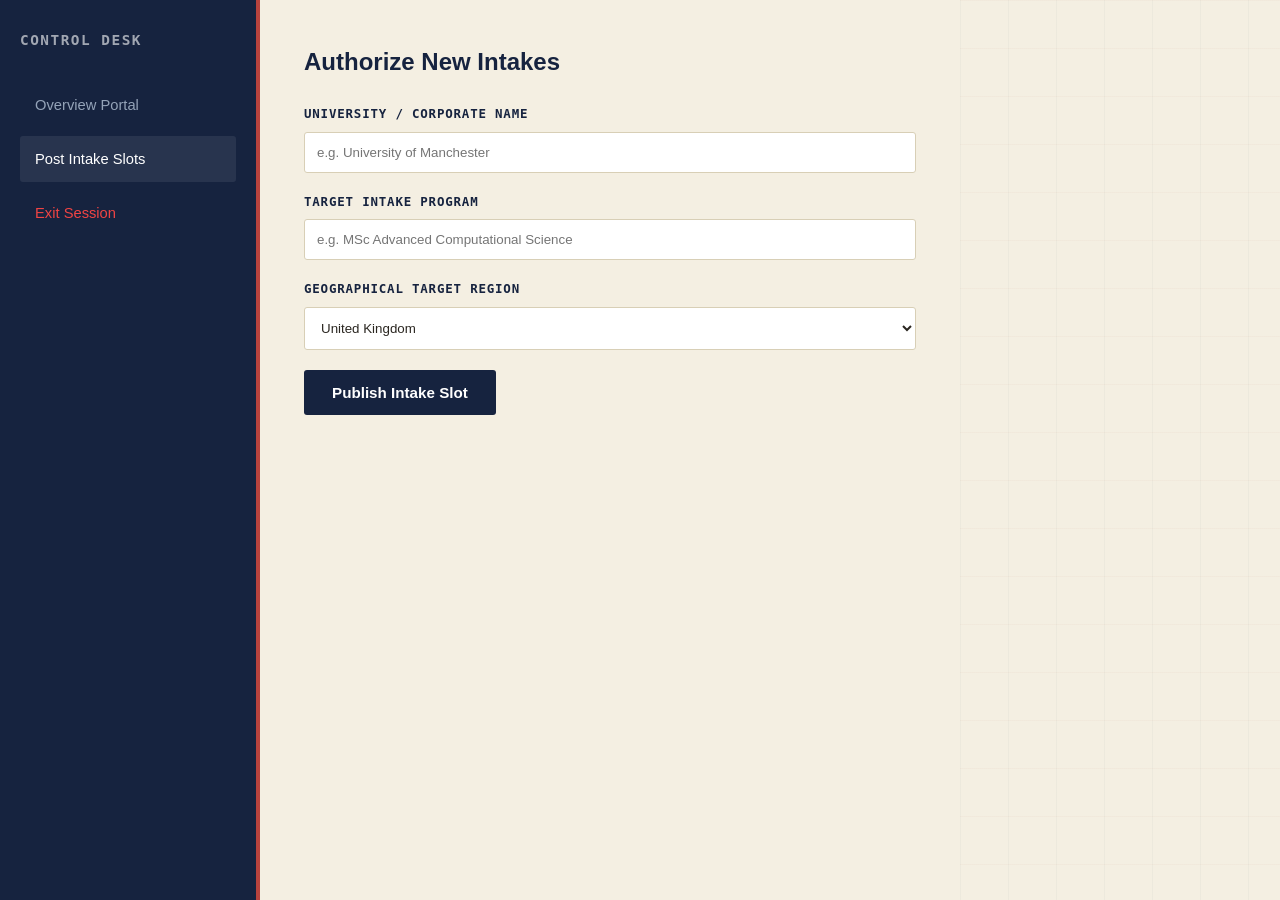
<file: 24-7-consultancy/dashboard/post-job.html>
<!DOCTYPE html>
<html lang="en">
<head>
    <meta charset="UTF-8">
    <title>Post Strategic Intake Slot | 24-7 Consultancy</title>
    <link rel="stylesheet" href="../assets/css/style.css">
</head>
<body>
    <div class="dash-layout">
        <aside class="dash-sidebar">
            <h3>Control Desk</h3>
            <ul class="dash-menu">
                <li><a href="index.html">Overview Portal</a></li>
                <li class="active"><a href="post-job.html">Post Intake Slots</a></li>
                <li><a href="../index.html" style="color:#ef4444;">Exit Session</a></li>
            </ul>
        </aside>
        <main class="dash-content" style="max-width: 700px;">
            <h2 style="color:var(--primary-deep); margin-bottom: 25px;">Authorize New Intakes</h2>
            <form id="postIntakeForm">
                <div class="form-group">
                    <label>University / Corporate Name</label>
                    <input type="text" id="intakeUni" class="form-control" required placeholder="e.g. University of Manchester">
                </div>
                <div class="form-group">
                    <label>Target Intake Program</label>
                    <input type="text" id="intakeTitle" class="form-control" required placeholder="e.g. MSc Advanced Computational Science">
                </div>
                <div class="form-group">
                    <label>Geographical Target Region</label>
                    <select id="intakeRegion" class="form-control">
                        <option value="United Kingdom">United Kingdom</option>
                        <option value="United States">United States</option>
                        <option value="Germany">Germany</option>
                    </select>
                </div>
                <button type="submit" class="btn-primary" style="border:none; cursor:pointer;">Publish Intake Slot</button>
            </form>
        </main>
    </div>
    <script src="../assets/js/dashboard.js"></script>
</body>
</html>
</file>
<file: 24-7-consultancy/assets/css/style.css>
/* ==========================================================================
   24-7 CONSULTANCY — "DEPARTURE DESK" DESIGN SYSTEM
   A visa / boarding-pass inspired identity for a study-abroad consultancy.
   Palette: aged parchment paper, passport-ink navy, airmail red, foil gold.
   ========================================================================== */

:root {
    /* -- Core palette -- */
    --ink: #16233F;                 /* Passport-cover navy */
    --ink-soft: #263A63;            /* Lighter ink for gradients/hover */
    --parchment: #F4EFE2;           /* Aged paper background */
    --parchment-card: #FBF8EF;      /* Slightly lighter card paper */
    --paper-line: #D8CFB6;          /* Hairline / perforation tone on paper */
    --airmail-red: #B8433D;         /* Airmail stripe / stamp red */
    --gold: #A9822F;                /* Foil stamp gold */
    --gold-soft: rgba(169, 130, 47, 0.14);
    --charcoal: #2A2620;            /* Primary text (warm near-black) */
    --muted: #7A7263;               /* Secondary / aged-ink text */

    /* Legacy variable names kept so nothing silently breaks */
    --primary-deep: var(--ink);
    --accent-vibrant: var(--airmail-red);
    --text-dark: var(--charcoal);
    --bg-light: var(--parchment);

    --font-display: 'Fraunces', Georgia, serif;
    --font-primary: 'IBM Plex Sans', sans-serif;
    --font-mono: 'IBM Plex Mono', monospace;
}

/* Base Level Universal Reset */
*, *::before, *::after {
    box-sizing: border-box;
    margin: 0;
    padding: 0;
}

/* Global Body Styling */
body {
    font-family: var(--font-primary);
    background-color: var(--parchment);
    background-image:
        linear-gradient(rgba(184, 67, 61, 0.035) 1px, transparent 1px),
        linear-gradient(90deg, rgba(22, 35, 63, 0.03) 1px, transparent 1px);
    background-size: 100% 3rem, 3rem 100%;
    color: var(--charcoal);
    line-height: 1.5;
    overflow-x: hidden;
}

@media (prefers-reduced-motion: reduce) {
    * { animation-duration: 0.01ms !important; animation-iteration-count: 1 !important; transition-duration: 0.01ms !important; }
}

/* Smooth Container Layout Helpers */
.container {
    width: 100%;
    max-width: 1200px;
    margin: 0 auto;
    padding: 0 20px;
}

/* Small typographic utilities used across pages */
.eyebrow-tag {
    display: inline-block;
    font-family: var(--font-mono);
    font-size: 0.75rem;
    font-weight: 500;
    letter-spacing: 2.5px;
    text-transform: uppercase;
    color: var(--airmail-red);
    margin-bottom: 12px;
}

.section-title {
    font-family: var(--font-display);
    font-weight: 600;
    font-size: 2.1rem;
    color: var(--ink);
    margin-bottom: 10px;
    letter-spacing: -0.5px;
}

.section-subtitle {
    color: var(--muted);
    margin-bottom: 34px;
    font-size: 1.02rem;
    max-width: 620px;
}

/*
    PREMIUM NAVBAR, FOOTER & HERO UI STYLES
   */

/* Letterhead-style Header / Navbar */
.site-header {
    position: sticky;
    top: 0;
    z-index: 1000;
    background: var(--parchment-card);
    border-bottom: 2px solid var(--ink);
    box-shadow: 0 1px 0 var(--paper-line);
}

.nav-container {
    display: flex;
    justify-content: space-between;
    align-items: center;
    height: 75px;
}

.logo-brand {
    font-family: var(--font-display);
    font-size: 1.5rem;
    font-weight: 700;
    color: var(--ink);
    text-decoration: none;
    letter-spacing: -0.5px;
}

.logo-brand span {
    color: var(--airmail-red);
}

.nav-menu {
    display: flex;
    align-items: center;
    list-style: none;
    gap: 30px;
}

.nav-link {
    color: var(--charcoal);
    text-decoration: none;
    font-weight: 500;
    font-size: 0.92rem;
    text-transform: uppercase;
    letter-spacing: 0.8px;
    transition: color 0.25s ease;
}

.nav-link:hover {
    color: var(--airmail-red);
}

.btn-nav {
    background-color: var(--ink);
    color: #ffffff;
    padding: 10px 22px;
    border-radius: 3px;
    font-weight: 600;
    font-size: 0.9rem;
    text-decoration: none;
    transition: transform 0.2s ease, background-color 0.2s ease;
}

.btn-nav:hover {
    background-color: var(--airmail-red);
    color: #ffffff;
    transform: translateY(-1px);
}

/* Hero Section: houses the boarding-pass signature element */
.hero-section {
    padding: 70px 0 60px 0;
    text-align: left;
}

.hero-content {
    max-width: 1000px;
    margin: 0 auto;
}

/* --- Signature element: the boarding pass --- */
.boarding-pass {
    display: grid;
    grid-template-columns: 1fr 230px;
    background: var(--parchment-card);
    border: 1px solid var(--paper-line);
    border-radius: 6px;
    box-shadow: 0 18px 40px -18px rgba(22, 35, 63, 0.35);
    position: relative;
    overflow: hidden;
}

.boarding-pass::before {
    content: '';
    position: absolute;
    top: 0; left: 0; right: 0;
    height: 6px;
    background: repeating-linear-gradient(
        -45deg,
        var(--airmail-red) 0 14px,
        var(--ink) 14px 28px,
        var(--parchment-card) 28px 34px
    );
}

.boarding-pass__main {
    padding: 52px 48px 44px 48px;
}

.badge-tag {
    display: inline-block;
    font-family: var(--font-mono);
    background-color: var(--gold-soft);
    color: var(--gold);
    padding: 6px 14px;
    border: 1px dashed var(--gold);
    border-radius: 3px;
    font-size: 0.78rem;
    font-weight: 600;
    margin-bottom: 22px;
    letter-spacing: 0.5px;
}

.hero-title {
    font-family: var(--font-display);
    font-size: 2.85rem;
    font-weight: 600;
    color: var(--ink);
    line-height: 1.12;
    letter-spacing: -1px;
    margin-bottom: 18px;
}

.hero-title span {
    color: var(--airmail-red);
    font-style: italic;
}

.hero-subtitle {
    font-size: 1.08rem;
    color: var(--muted);
    max-width: 520px;
    margin: 0 0 30px 0;
    line-height: 1.65;
}

.hero-cta-group {
    display: flex;
    gap: 15px;
}

.btn-primary {
    background-color: var(--ink);
    color: #ffffff;
    padding: 14px 28px;
    border-radius: 3px;
    text-decoration: none;
    font-weight: 600;
    font-size: 0.95rem;
    transition: all 0.2s ease;
}

.btn-primary:hover {
    background-color: var(--airmail-red);
    transform: translateY(-2px);
}

.btn-secondary {
    background-color: transparent;
    color: var(--ink);
    padding: 14px 28px;
    border-radius: 3px;
    text-decoration: none;
    font-weight: 600;
    font-size: 0.95rem;
    border: 1.5px solid var(--ink);
    transition: all 0.2s ease;
}

.btn-secondary:hover {
    background-color: var(--ink);
    color: #ffffff;
    transform: translateY(-2px);
}

/* Perforation divider between main pass and stub */
.boarding-pass__perforation {
    position: relative;
    border-left: 2px dashed var(--paper-line);
}

.boarding-pass__perforation::before,
.boarding-pass__perforation::after {
    content: '';
    position: absolute;
    left: -11px;
    width: 22px;
    height: 22px;
    background: var(--parchment);
    border-radius: 50%;
    border: 1px solid var(--paper-line);
}

.boarding-pass__perforation::before { top: -11px; }
.boarding-pass__perforation::after { bottom: -11px; }

.boarding-pass__stub {
    background: var(--ink);
    color: #ffffff;
    padding: 40px 28px;
    display: flex;
    flex-direction: column;
    gap: 4px;
    position: relative;
}

.stub-label {
    font-family: var(--font-mono);
    font-size: 0.68rem;
    text-transform: uppercase;
    letter-spacing: 1.5px;
    color: rgba(255, 255, 255, 0.5);
    margin-top: 16px;
}

.boarding-pass__stub .stub-label:first-child { margin-top: 0; }

.stub-value {
    font-family: var(--font-mono);
    font-size: 1rem;
    font-weight: 500;
    color: #ffffff;
    letter-spacing: 0.5px;
}

.stub-stamp {
    position: absolute;
    bottom: 28px;
    right: 24px;
    width: 76px;
    height: 76px;
    border: 2px solid var(--gold);
    border-radius: 50%;
    color: var(--gold);
    font-family: var(--font-mono);
    font-size: 0.65rem;
    font-weight: 700;
    letter-spacing: 1px;
    display: flex;
    align-items: center;
    justify-content: center;
    text-align: center;
    transform: rotate(-18deg);
    opacity: 0.9;
}

/* Day 2: Interactive Multi-column Footer */
.site-footer {
    background-color: var(--ink);
    color: #cbd5e1;
    padding: 70px 0 30px 0;
    margin-top: 100px;
    border-top: 6px solid var(--airmail-red);
}

.footer-grid {
    display: grid;
    grid-template-columns: 2fr repeat(3, 1fr);
    gap: 40px;
    margin-bottom: 50px;
}

.footer-brand-col p {
    margin-top: 15px;
    font-size: 0.95rem;
    line-height: 1.6;
    color: #94a3b8;
}

.footer-title {
    color: #ffffff;
    font-family: var(--font-mono);
    font-size: 0.85rem;
    text-transform: uppercase;
    letter-spacing: 1.5px;
    font-weight: 600;
    margin-bottom: 20px;
}

.footer-links {
    list-style: none;
}

.footer-links li {
    margin-bottom: 12px;
}

.footer-links a {
    color: #94a3b8;
    text-decoration: none;
    font-size: 0.9rem;
    transition: color 0.2s ease, padding-left 0.2s ease;
}

.footer-links a:hover {
    color: #ffffff;
    padding-left: 5px;
}

.footer-bottom {
    border-top: 1px dashed rgba(148, 163, 184, 0.25);
    padding-top: 25px;
    display: flex;
    justify-content: space-between;
    align-items: center;
    font-size: 0.82rem;
    font-family: var(--font-mono);
    color: #64748b;
}

/* Responsive Breakpoints */
@media (max-width: 860px) {
    .boarding-pass {
        grid-template-columns: 1fr;
    }
    .boarding-pass__perforation {
        border-left: none;
        border-top: 2px dashed var(--paper-line);
        height: 2px;
    }
    .boarding-pass__perforation::before { top: -11px; left: 24px; }
    .boarding-pass__perforation::after { bottom: -11px; left: auto; right: 24px; }
    .stub-stamp { bottom: 20px; right: 20px; }
}

@media (max-width: 768px) {
    .footer-grid {
        grid-template-columns: 1fr;
        gap: 30px;
    }
    .hero-title {
        font-size: 2.1rem;
    }
    .boarding-pass__main {
        padding: 38px 28px 32px 28px;
    }
    .hero-cta-group {
        flex-direction: column;
    }
    .nav-menu {
        display: none; /* Mobile menu functionality will be added in JS phase */
    }
}

/*
LISTINGS, LOGIN & INTERNSHIP DASHBOARD UI PANELS
    */

/* Premium Info Analytics Cards */
.stats-grid {
    display: grid;
    grid-template-columns: repeat(auto-fit, minmax(220px, 1fr));
    gap: 20px;
    margin: 50px 0 40px 0;
}

.stat-card {
    background: var(--parchment-card);
    border: 1px solid var(--paper-line);
    border-top: 3px solid var(--gold);
    padding: 24px;
    border-radius: 4px;
    text-align: center;
}

.stat-card h3 {
    font-family: var(--font-mono);
    font-size: 2.1rem;
    font-weight: 600;
    color: var(--ink);
    margin-bottom: 5px;
}

.stat-card p {
    color: var(--muted);
    font-size: 0.85rem;
    font-weight: 500;
    text-transform: uppercase;
    letter-spacing: 0.5px;
}

/* Listings Page & Filter Control */
.filter-section {
    background: var(--parchment-card);
    padding: 20px;
    border-radius: 4px;
    margin-bottom: 35px;
    border: 1px solid var(--paper-line);
    display: flex;
    gap: 15px;
    align-items: center;
}

.search-input, .filter-select {
    padding: 12px;
    border: 1px solid var(--paper-line);
    background: #ffffff;
    border-radius: 3px;
    font-family: var(--font-primary);
    font-size: 0.95rem;
    color: var(--charcoal);
}

.search-input:focus, .filter-select:focus {
    outline: none;
    border-color: var(--airmail-red);
}

.search-input { flex: 2; }
.filter-select { flex: 1; }

.jobs-grid {
    display: grid;
    grid-template-columns: repeat(auto-fit, minmax(320px, 1fr));
    gap: 25px;
    margin-bottom: 60px;
}

/* Job cards styled as visa dossier stamps */
.job-card {
    background: var(--parchment-card);
    border-radius: 4px;
    padding: 24px 25px 20px 25px;
    border: 1px solid var(--paper-line);
    border-bottom: 3px solid var(--ink);
    transition: all 0.25s ease;
    display: flex;
    flex-direction: column;
    justify-content: space-between;
    position: relative;
}

.job-card:hover {
    transform: translateY(-4px);
    border-bottom-color: var(--airmail-red);
    box-shadow: 0 14px 24px -12px rgba(22, 35, 63, 0.25);
}

.job-badge {
    align-self: flex-start;
    background: transparent;
    color: var(--airmail-red);
    border: 1px solid var(--airmail-red);
    padding: 3px 11px;
    border-radius: 3px;
    font-family: var(--font-mono);
    font-size: 0.72rem;
    font-weight: 600;
    text-transform: uppercase;
    letter-spacing: 0.5px;
    margin-bottom: 15px;
}

.job-title {
    font-family: var(--font-display);
    font-weight: 600;
    font-size: 1.28rem;
    color: var(--ink);
    margin-bottom: 8px;
    line-height: 1.3;
}

.job-meta {
    font-size: 0.85rem;
    color: var(--muted);
    margin-bottom: 15px;
}

.job-card > div:last-child {
    border-top: 1px dashed var(--paper-line) !important;
}

.job-card > div:last-child span {
    font-family: var(--font-mono) !important;
    font-size: 0.78rem !important;
}

/* Premium Auth / Entry-Pass Layout */
.auth-wrapper {
    max-width: 420px;
    margin: 70px auto;
    background: var(--parchment-card);
    padding: 44px 40px 40px 40px;
    border-radius: 6px;
    border: 1px solid var(--paper-line);
    box-shadow: 0 20px 40px -18px rgba(22, 35, 63, 0.3);
    position: relative;
}

.auth-wrapper::before {
    content: '';
    position: absolute;
    top: 0; left: 0; right: 0;
    height: 5px;
    background: repeating-linear-gradient(
        -45deg,
        var(--airmail-red) 0 12px,
        var(--ink) 12px 24px,
        var(--parchment-card) 24px 29px
    );
}

.auth-stamp {
    position: absolute;
    top: 26px;
    right: 26px;
    width: 62px;
    height: 62px;
    border: 2px solid var(--gold);
    border-radius: 50%;
    color: var(--gold);
    font-family: var(--font-mono);
    font-size: 0.6rem;
    font-weight: 700;
    letter-spacing: 0.5px;
    display: flex;
    align-items: center;
    justify-content: center;
    text-align: center;
    line-height: 1.2;
    transform: rotate(12deg);
    opacity: 0.85;
}

.auth-title {
    font-family: var(--font-display);
    font-weight: 600;
    font-size: 1.7rem;
    color: var(--ink);
    margin-bottom: 8px;
    text-align: center;
}

.auth-subtitle {
    color: var(--muted);
    text-align: center;
    font-size: 0.9rem;
    margin-bottom: 32px;
}

.form-group {
    margin-bottom: 20px;
}

.form-group label {
    display: block;
    font-family: var(--font-mono);
    font-size: 0.78rem;
    text-transform: uppercase;
    letter-spacing: 0.8px;
    font-weight: 600;
    margin-bottom: 8px;
    color: var(--ink);
}

.form-control {
    width: 100%;
    padding: 12px;
    border: 1px solid var(--paper-line);
    background: #ffffff;
    border-radius: 3px;
    font-family: var(--font-primary);
    color: var(--charcoal);
}

.form-control:focus {
    outline: none;
    border-color: var(--airmail-red);
    box-shadow: 0 0 0 3px rgba(184, 67, 61, 0.12);
}

/* Dashboard Functional Structures */
.dash-layout {
    display: grid;
    grid-template-columns: 260px 1fr;
    min-height: 100vh;
}

.dash-sidebar {
    background: var(--ink);
    color: #ffffff;
    padding: 30px 20px;
    border-right: 4px solid var(--airmail-red);
}

.dash-sidebar h3 {
    font-family: var(--font-mono);
    font-size: 0.9rem;
    text-transform: uppercase;
    letter-spacing: 1.5px;
    color: rgba(255, 255, 255, 0.6);
}

.dash-menu {
    list-style: none;
    margin-top: 30px;
}

.dash-menu li a {
    display: block;
    color: #94a3b8;
    padding: 12px 15px;
    text-decoration: none;
    border-radius: 3px;
    margin-bottom: 8px;
    font-weight: 500;
    font-size: 0.92rem;
}

.dash-menu li.active a, .dash-menu li a:hover {
    background: rgba(255,255,255,0.08);
    color: #ffffff;
}

.dash-content {
    padding: 44px;
    background: var(--parchment);
}

.data-table {
    width: 100%;
    border-collapse: collapse;
    background: var(--parchment-card);
    border-radius: 4px;
    overflow: hidden;
    border: 1px solid var(--paper-line);
}

.data-table th, .data-table td {
    padding: 16px;
    text-align: left;
    border-bottom: 1px solid var(--paper-line);
}

.data-table th {
    background: var(--ink);
    color: #ffffff;
    font-family: var(--font-mono);
    font-size: 0.78rem;
    text-transform: uppercase;
    letter-spacing: 0.8px;
    font-weight: 600;
}

.data-table td:first-child {
    font-family: var(--font-mono);
}

.data-table tbody tr:nth-child(even) {
    background: rgba(169, 130, 47, 0.05);
}

/*  Entry Fade-in Animation */
@keyframes fadeInUp {
    from {
        opacity: 0;
        transform: translateY(16px);
    }
    to {
        opacity: 1;
        transform: translateY(0);
    }
}

.hero-content, .stats-grid, .filter-section, .jobs-grid, .auth-wrapper {
    animation: fadeInUp 0.5s cubic-bezier(0.16, 1, 0.3, 1) both;
}

/* Micro-interactions for Links & Icons */
.nav-link {
    position: relative;
}

.nav-link::after {
    content: '';
    position: absolute;
    width: 0;
    height: 2px;
    bottom: -4px;
    left: 0;
    background-color: var(--airmail-red);
    transition: width 0.2s ease;
}

.nav-link:hover::after {
    width: 100%;
}

.footer-links a i {
    transition: transform 0.2s ease;
    display: inline-block;
}

.footer-links a:hover i {
    transform: translateX(4px);
}
</file>
<file: style.css>
/* ==========================================
   1. GLOBAL SYSTEM ARCHITECTURE & CYBER THEME
   ========================================== */
@import url('https://fonts.googleapis.com/css2?family=Plus+Jakarta+Sans:wght@400;500;600;700;800&display=swap');

:root {
    /* Deep Rich Dark Theme Backgrounds */
    --bg-main: #090d16;         /* Cosmic Midnight Dark Blue */
    --bg-card: #131a2c;         /* Premium Slate Navy for Cards */
    --navbar-bg: rgba(9, 13, 22, 0.85);
    
    /* Neon Glow Accents */
    --primary: #6366f1;         /* Electric Indigo */
    --primary-gradient: linear-gradient(135deg, #4f46e5 0%, #818cf8 100%);
    --accent-glow: rgba(99, 102, 241, 0.15);
    
    /* Text Typography */
    --text-main: #f8fafc;       /* Crisp Platinum White */
    --text-muted: #94a3b8;      /* Cool Technical Gray */
    --border-glow: #1e293b;     /* Clean Grid Borders */
    --border-hover: #334155;
    
    /* System Tokens */
    --radius-premium: 16px;
    --radius-button: 8px;
    --transition: all 0.3s cubic-bezier(0.16, 1, 0.3, 1);
    --shadow-matrix: 0 20px 40px -15px rgba(0, 0, 0, 0.5);
}

* {
    margin: 0;
    padding: 0;
    box-sizing: border-box;
}

body {
    font-family: 'Plus Jakarta Sans', sans-serif;
    background-color: var(--bg-main);
    color: var(--text-main);
    line-height: 1.6;
    -webkit-font-smoothing: antialiased;
    /* Subtle dot-grid background for engineering vibe */
    background-image: radial-gradient(#1e293b 1px, transparent 1px);
    background-size: 24px 24px;
}

/* ==========================================
   2. GLASSMORPHIC BLUR NAVBAR
   ========================================== */
.navbar {
    background-color: var(--navbar-bg);
    backdrop-filter: blur(16px);
    -webkit-backdrop-filter: blur(16px);
    border-bottom: 1px solid var(--border-glow);
    position: sticky;
    top: 0;
    z-index: 100;
}

.nav-container {
    max-width: 1200px;
    margin: 0 auto;
    padding: 16px 20px;
    display: flex;
    justify-content: space-between;
    align-items: center;
}

.logo {
    font-size: 1.5rem;
    font-weight: 800;
    letter-spacing: -0.04em;
    color: var(--text-main);
}

.logo span {
    background: var(--primary-gradient);
    -webkit-background-clip: text;
    -webkit-text-fill-color: transparent;
}

.nav-links a {
    text-decoration: none;
    color: var(--text-muted);
    margin: 0 10px;
    font-weight: 600;
    font-size: 0.95rem;
    padding: 8px 16px;
    border-radius: var(--radius-button);
    transition: var(--transition);
}

.nav-links a:hover, .nav-links a.active {
    color: #ffffff;
    background-color: rgba(255, 255, 255, 0.05);
    box-shadow: inset 0 1px 0 0 rgba(255, 255, 255, 0.1);
}

.btn-post {
    background: var(--primary-gradient);
    color: #ffffff;
    border: none;
    padding: 10px 22px;
    border-radius: var(--radius-button);
    font-weight: 700;
    font-size: 0.9rem;
    cursor: pointer;
    transition: var(--transition);
    box-shadow: 0 4px 14px rgba(79, 70, 229, 0.3);
}

.btn-post:hover {
    transform: translateY(-2px);
    box-shadow: 0 6px 20px rgba(79, 70, 229, 0.5);
}

/* ==========================================
   3. CYBER PUNCH HERO AREA (Matrix Light Orb)
   ========================================== */
.hero-section {
    padding: 90px 20px;
    text-align: center;
    position: relative;
    overflow: hidden;
    border-bottom: 1px solid var(--border-glow);
}

/* Ambient Purple Glow Orb behind text */
.hero-section::before {
    content: '';
    position: absolute;
    top: -20%;
    left: 50%;
    transform: translate(-50%, 0);
    width: 700px;
    height: 350px;
    background: radial-gradient(circle, rgba(99, 102, 241, 0.2) 0%, transparent 70%);
    pointer-events: none;
}

.hero-section h1 {
    font-size: 3.5rem;
    font-weight: 800;
    margin-bottom: 16px;
    letter-spacing: -0.05em;
    color: #ffffff;
}

.hero-section p {
    color: var(--text-muted);
    font-size: 1.25rem;
    margin-bottom: 40px;
    max-width: 600px;
    margin-left: auto;
    margin-right: auto;
}

/* Embedded Translucent Search Terminal */
.search-box {
    background: rgba(19, 26, 44, 0.6);
    backdrop-filter: blur(8px);
    border: 1px solid var(--border-glow);
    max-width: 800px;
    margin: 0 auto;
    padding: 10px;
    border-radius: var(--radius-premium);
    display: flex;
    gap: 12px;
    box-shadow: var(--shadow-matrix);
}

.search-box input {
    flex: 1;
    border: 1px solid var(--border-glow);
    background: #090d16;
    padding: 16px 20px;
    border-radius: var(--radius-button);
    font-size: 1rem;
    outline: none;
    color: #ffffff;
    transition: var(--transition);
}

.search-box input:focus {
    border-color: var(--primary);
    box-shadow: 0 0 0 3px rgba(99, 102, 241, 0.25);
}

.btn-search {
    background: #ffffff;
    color: #090d16;
    border: none;
    padding: 0 32px;
    border-radius: var(--radius-button);
    font-weight: 700;
    cursor: pointer;
    font-size: 1rem;
    transition: var(--transition);
}

.btn-search:hover {
    background: #e2e8f0;
    transform: scale(1.02);
}

/* ==========================================
   4. TWO-COLUMN PORTAL ENVIRONMENT
   ========================================== */
.portal-layout {
    max-width: 1200px;
    margin: 50px auto;
    padding: 0 20px;
    display: grid;
    grid-template-columns: 280px 1fr;
    gap: 40px;
}

/* Sidebar Dashboard Filters */
.filters-sidebar {
    background-color: var(--bg-card);
    border: 1px solid var(--border-glow);
    padding: 28px;
    border-radius: var(--radius-premium);
    box-shadow: var(--shadow-matrix);
    height: fit-content;
}

.filters-sidebar h3 {
    font-size: 1.2rem;
    font-weight: 800;
    margin-bottom: 24px;
    color: #ffffff;
}

.filter-group {
    margin-bottom: 30px;
}

.filter-group h4 {
    font-size: 0.75rem;
    color: var(--text-muted);
    text-transform: uppercase;
    letter-spacing: 0.06em;
    margin-bottom: 14px;
    font-weight: 700;
}

.filter-group label {
    display: flex;
    align-items: center;
    margin-bottom: 12px;
    font-size: 0.95rem;
    font-weight: 500;
    color: #cbd5e1;
    cursor: pointer;
    transition: var(--transition);
}

.filter-group label:hover {
    color: #ffffff;
}

.filter-group input {
    margin-right: 12px;
    width: 18px;
    height: 18px;
    accent-color: var(--primary);
    cursor: pointer;
}

/* Cyber Job Cards System */
.job-listings h2 {
    font-size: 1.4rem;
    font-weight: 800;
    margin-bottom: 24px;
    color: #ffffff;
}

.job-card {
    background-color: var(--bg-card);
    border: 1px solid var(--border-glow);
    padding: 32px;
    border-radius: var(--radius-premium);
    margin-bottom: 24px;
    box-shadow: var(--shadow-matrix);
    transition: var(--transition);
}

.job-card:hover {
    transform: translateY(-4px);
    border-color: var(--border-hover);
    box-shadow: 0 25px 50px -12px rgba(0, 0, 0, 0.7), 0 0 20px rgba(99, 102, 241, 0.1);
}

/* Glowing Indicator strip for Featured posts */
.job-card.featured {
    position: relative;
    border-left: 4px solid var(--primary);
    background: linear-gradient(90deg, rgba(99, 102, 241, 0.03) 0%, transparent 100%), var(--bg-card);
}

.job-card-header {
    display: flex;
    justify-content: space-between;
    align-items: flex-start;
    margin-bottom: 16px;
}

.company-name {
    font-size: 0.85rem;
    color: #818cf8;
    font-weight: 700;
    text-transform: uppercase;
    letter-spacing: 0.05em;
}

.job-card h3 {
    font-size: 1.45rem;
    font-weight: 800;
    margin-top: 4px;
    color: #ffffff;
    letter-spacing: -0.02em;
}

/* Translucent Glowing Pills Badges */
.badge {
    padding: 6px 14px;
    border-radius: 100px;
    font-size: 0.78rem;
    font-weight: 700;
}

.badge-intern { 
    background-color: rgba(99, 102, 241, 0.15); 
    color: #a5b4fc;
    border: 1px solid rgba(99, 102, 241, 0.3);
}

.badge-full { 
    background-color: rgba(16, 185, 129, 0.15); 
    color: #6ee7b7;
    border: 1px solid rgba(16, 185, 129, 0.3);
}

.job-desc {
    color: var(--text-muted);
    font-size: 1rem;
    margin-bottom: 28px;
}

.job-card-footer {
    display: flex;
    align-items: center;
    border-top: 1px solid var(--border-glow);
    padding-top: 24px;
}

.job-meta {
    font-size: 0.9rem;
    color: var(--text-muted);
    margin-right: 24px;
    font-weight: 500;
}

.btn-apply {
    background-color: #1e293b;
    color: #ffffff;
    border: 1px solid var(--border-glow);
    padding: 12px 24px;
    border-radius: var(--radius-button);
    font-weight: 700;
    font-size: 0.9rem;
    cursor: pointer;
    margin-left: auto;
    transition: var(--transition);
}

.btn-apply:hover {
    background: #ffffff;
    color: #090d16;
    border-color: #ffffff;
    box-shadow: 0 10px 20px rgba(255,255,255,0.1);
}

/* ==========================================
   5. INTERFACE DASHBOARD CONTROL
   ========================================== */
.dashboard-grid {
    display: grid;
    grid-template-columns: repeat(auto-fit, minmax(240px, 1fr));
    gap: 24px;
    margin-bottom: 40px;
}

.stat-card {
    background-color: var(--bg-card);
    border: 1px solid var(--border-glow);
    padding: 28px;
    border-radius: var(--radius-premium);
    box-shadow: var(--shadow-matrix);
}

.stat-card h4 {
    font-size: 0.8rem;
    color: var(--text-muted);
    text-transform: uppercase;
    letter-spacing: 0.05em;
    margin-bottom: 10px;
    font-weight: 700;
}

.stat-card .value {
    font-size: 2.6rem;
    font-weight: 800;
    color: #ffffff;
    background: var(--primary-gradient);
    -webkit-background-clip: text;
    -webkit-text-fill-color: transparent;
}

.table-responsive {
    background-color: var(--bg-card);
    border: 1px solid var(--border-glow);
    border-radius: var(--radius-premium);
    padding: 32px;
    box-shadow: var(--shadow-matrix);
}

.management-table {
    width: 100%;
    border-collapse: collapse;
}

.management-table th {
    padding: 14px 20px;
    border-bottom: 2px solid var(--border-glow);
    color: var(--text-muted);
    font-weight: 700;
    font-size: 0.8rem;
    text-transform: uppercase;
    text-align: left;
}

.management-table td {
    padding: 20px;
    border-bottom: 1px solid var(--border-glow);
    font-size: 1rem;
    color: #e2e8f0;
}

/* ==========================================
   6. PORTAL FOOTER
   ========================================== */
.portal-footer {
    background-color: var(--bg-main);
    border-top: 1px solid var(--border-glow);
    text-align: center;
    padding: 32px;
    color: var(--text-muted);
    font-size: 0.95rem;
    font-weight: 500;
    margin-top: 100px;
}

/* ==========================================
   7. SEAMLESS RESPONSIVE LAYER
   ========================================== */
@media (max-width: 968px) {
    .portal-layout {
        grid-template-columns: 1fr;
        gap: 32px;
    }
    .hero-section h1 {
        font-size: 2.5rem;
    }
    .search-box {
        flex-direction: column;
        background: transparent;
        border: none;
        box-shadow: none;
        padding: 0;
    }
    .btn-search {
        padding: 16px;
    }
}
/* ==========================================
   8. ENHANCED CYBER PUNCH FOOTER SYSTEM
   ========================================== */
.portal-footer {
    background-color: var(--bg-card);
    border-top: 1px solid var(--border-glow);
    padding: 60px 20px 30px 20px;
    margin-top: 120px;
}

.footer-container {
    max-width: 1200px;
    margin: 0 auto;
    display: grid;
    grid-template-columns: 2fr 1fr 1fr 2fr;
    gap: 40px;
    padding-bottom: 40px;
    border-bottom: 1px solid var(--border-glow);
}

.footer-brand p {
    color: var(--text-muted);
    font-size: 0.95rem;
    margin-top: 12px;
    margin-bottom: 20px;
    max-width: 320px;
}

/* System Status Indicator (Live Vibe) */
.system-status {
    display: inline-flex;
    align-items: center;
    gap: 8px;
    background: rgba(16, 185, 129, 0.08);
    color: #34d399;
    padding: 6px 12px;
    border-radius: 6px;
    font-size: 0.8rem;
    font-weight: 600;
    border: 1px solid rgba(16, 185, 129, 0.2);
}

.status-dot {
    width: 8px;
    height: 8px;
    background-color: #10b981;
    border-radius: 50%;
    box-shadow: 0 0 8px #10b981;
    animation: pulseGlow 2s infinite;
}

@keyframes pulseGlow {
    0% { transform: scale(0.95); box-shadow: 0 0 0 0 rgba(16, 185, 129, 0.7); }
    70% { transform: scale(1); box-shadow: 0 0 0 6px rgba(16, 185, 129, 0); }
    100% { transform: scale(0.95); box-shadow: 0 0 0 0 rgba(16, 185, 129, 0); }
}

/* Footer Navigation Columns */
.footer-links-col h4, .footer-newsletter h4 {
    color: #ffffff;
    font-size: 0.85rem;
    text-transform: uppercase;
    letter-spacing: 0.08em;
    margin-bottom: 18px;
    font-weight: 700;
}

.footer-links-col a {
    display: block;
    color: var(--text-muted);
    text-decoration: none;
    font-size: 0.95rem;
    margin-bottom: 10px;
    font-weight: 500;
    transition: var(--transition);
}

.footer-links-col a:hover {
    color: #ffffff;
    transform: translateX(4px);
}

/* Mini Newsletter Wrapper */
.footer-newsletter p {
    color: var(--text-muted);
    font-size: 0.95rem;
    margin-bottom: 14px;
}

.footer-input-group {
    display: flex;
    gap: 8px;
}

.footer-input-group input {
    flex: 1;
    background: #090d16;
    border: 1px solid var(--border-glow);
    padding: 10px 14px;
    border-radius: var(--radius-button);
    color: #ffffff;
    font-size: 0.9rem;
    outline: none;
}

.footer-input-group input:focus {
    border-color: var(--primary);
}

.btn-footer-sub {
    background: #ffffff;
    color: #090d16;
    border: none;
    padding: 0 16px;
    border-radius: var(--radius-button);
    font-weight: 700;
    cursor: pointer;
    transition: var(--transition);
}

.btn-footer-sub:hover {
    background: #e2e8f0;
}

/* Bottom Bar Alignment */
.footer-bottom {
    max-width: 1200px;
    margin: 30px auto 0 auto;
    display: flex;
    justify-content: space-between;
    align-items: center;
    color: var(--text-muted);
    font-size: 0.9rem;
    font-weight: 500;
}

.footer-socials a {
    color: var(--text-muted);
    text-decoration: none;
    margin-left: 20px;
    font-weight: 600;
    transition: var(--transition);
}

.footer-socials a:hover {
    color: #ffffff;
}

/* Responsive Footer Layout for Tablets/Mobiles */
@media (max-width: 768px) {
    .footer-container {
        grid-template-columns: 1fr;
        gap: 30px;
    }
    .footer-bottom {
        flex-direction: column;
        gap: 16px;
        text-align: center;
    }
    .footer-socials {
        margin-top: 10px;
    }
    .footer-socials a {
        margin: 0 10px;
    }
}
</file>
<file: Zynvex/style.css>
/* ==========================================
   1. GLOBAL SYSTEM ARCHITECTURE & CYBER THEME
   ========================================== */
@import url('https://fonts.googleapis.com/css2?family=Plus+Jakarta+Sans:wght@400;500;600;700;800&display=swap');

:root {
    /* Deep Rich Dark Theme Backgrounds */
    --bg-main: #090d16;         /* Cosmic Midnight Dark Blue */
    --bg-card: #131a2c;         /* Premium Slate Navy for Cards */
    --navbar-bg: rgba(9, 13, 22, 0.85);
    
    /* Neon Glow Accents */
    --primary: #6366f1;         /* Electric Indigo */
    --primary-gradient: linear-gradient(135deg, #4f46e5 0%, #818cf8 100%);
    --accent-glow: rgba(99, 102, 241, 0.15);
    
    /* Text Typography */
    --text-main: #f8fafc;       /* Crisp Platinum White */
    --text-muted: #94a3b8;      /* Cool Technical Gray */
    --border-glow: #1e293b;     /* Clean Grid Borders */
    --border-hover: #334155;
    
    /* System Tokens */
    --radius-premium: 16px;
    --radius-button: 8px;
    --transition: all 0.3s cubic-bezier(0.16, 1, 0.3, 1);
    --shadow-matrix: 0 20px 40px -15px rgba(0, 0, 0, 0.5);
}

* {
    margin: 0;
    padding: 0;
    box-sizing: border-box;
}

body {
    font-family: 'Plus Jakarta Sans', sans-serif;
    background-color: var(--bg-main);
    color: var(--text-main);
    line-height: 1.6;
    -webkit-font-smoothing: antialiased;
    /* Subtle dot-grid background for engineering vibe */
    background-image: radial-gradient(#1e293b 1px, transparent 1px);
    background-size: 24px 24px;
}

/* ==========================================
   2. GLASSMORPHIC BLUR NAVBAR
   ========================================== */
.navbar {
    background-color: var(--navbar-bg);
    backdrop-filter: blur(16px);
    -webkit-backdrop-filter: blur(16px);
    border-bottom: 1px solid var(--border-glow);
    position: sticky;
    top: 0;
    z-index: 100;
}

.nav-container {
    max-width: 1200px;
    margin: 0 auto;
    padding: 16px 20px;
    display: flex;
    justify-content: space-between;
    align-items: center;
}

.logo {
    font-size: 1.5rem;
    font-weight: 800;
    letter-spacing: -0.04em;
    color: var(--text-main);
}

.logo span {
    background: var(--primary-gradient);
    -webkit-background-clip: text;
    -webkit-text-fill-color: transparent;
}

.nav-links a {
    text-decoration: none;
    color: var(--text-muted);
    margin: 0 10px;
    font-weight: 600;
    font-size: 0.95rem;
    padding: 8px 16px;
    border-radius: var(--radius-button);
    transition: var(--transition);
}

.nav-links a:hover, .nav-links a.active {
    color: #ffffff;
    background-color: rgba(255, 255, 255, 0.05);
    box-shadow: inset 0 1px 0 0 rgba(255, 255, 255, 0.1);
}

.btn-post {
    background: var(--primary-gradient);
    color: #ffffff;
    border: none;
    padding: 10px 22px;
    border-radius: var(--radius-button);
    font-weight: 700;
    font-size: 0.9rem;
    cursor: pointer;
    transition: var(--transition);
    box-shadow: 0 4px 14px rgba(79, 70, 229, 0.3);
}

.btn-post:hover {
    transform: translateY(-2px);
    box-shadow: 0 6px 20px rgba(79, 70, 229, 0.5);
}

/* ==========================================
   3. CYBER PUNCH HERO AREA (Matrix Light Orb)
   ========================================== */
.hero-section {
    padding: 90px 20px;
    text-align: center;
    position: relative;
    overflow: hidden;
    border-bottom: 1px solid var(--border-glow);
}

/* Ambient Purple Glow Orb behind text */
.hero-section::before {
    content: '';
    position: absolute;
    top: -20%;
    left: 50%;
    transform: translate(-50%, 0);
    width: 700px;
    height: 350px;
    background: radial-gradient(circle, rgba(99, 102, 241, 0.2) 0%, transparent 70%);
    pointer-events: none;
}

.hero-section h1 {
    font-size: 3.5rem;
    font-weight: 800;
    margin-bottom: 16px;
    letter-spacing: -0.05em;
    color: #ffffff;
}

.hero-section p {
    color: var(--text-muted);
    font-size: 1.25rem;
    margin-bottom: 40px;
    max-width: 600px;
    margin-left: auto;
    margin-right: auto;
}

/* Embedded Translucent Search Terminal */
.search-box {
    background: rgba(19, 26, 44, 0.6);
    backdrop-filter: blur(8px);
    border: 1px solid var(--border-glow);
    max-width: 800px;
    margin: 0 auto;
    padding: 10px;
    border-radius: var(--radius-premium);
    display: flex;
    gap: 12px;
    box-shadow: var(--shadow-matrix);
}

.search-box input {
    flex: 1;
    border: 1px solid var(--border-glow);
    background: #090d16;
    padding: 16px 20px;
    border-radius: var(--radius-button);
    font-size: 1rem;
    outline: none;
    color: #ffffff;
    transition: var(--transition);
}

.search-box input:focus {
    border-color: var(--primary);
    box-shadow: 0 0 0 3px rgba(99, 102, 241, 0.25);
}

.btn-search {
    background: #ffffff;
    color: #090d16;
    border: none;
    padding: 0 32px;
    border-radius: var(--radius-button);
    font-weight: 700;
    cursor: pointer;
    font-size: 1rem;
    transition: var(--transition);
}

.btn-search:hover {
    background: #e2e8f0;
    transform: scale(1.02);
}

/* ==========================================
   4. TWO-COLUMN PORTAL ENVIRONMENT
   ========================================== */
.portal-layout {
    max-width: 1200px;
    margin: 50px auto;
    padding: 0 20px;
    display: grid;
    grid-template-columns: 280px 1fr;
    gap: 40px;
}

/* Sidebar Dashboard Filters */
.filters-sidebar {
    background-color: var(--bg-card);
    border: 1px solid var(--border-glow);
    padding: 28px;
    border-radius: var(--radius-premium);
    box-shadow: var(--shadow-matrix);
    height: fit-content;
}

.filters-sidebar h3 {
    font-size: 1.2rem;
    font-weight: 800;
    margin-bottom: 24px;
    color: #ffffff;
}

.filter-group {
    margin-bottom: 30px;
}

.filter-group h4 {
    font-size: 0.75rem;
    color: var(--text-muted);
    text-transform: uppercase;
    letter-spacing: 0.06em;
    margin-bottom: 14px;
    font-weight: 700;
}

.filter-group label {
    display: flex;
    align-items: center;
    margin-bottom: 12px;
    font-size: 0.95rem;
    font-weight: 500;
    color: #cbd5e1;
    cursor: pointer;
    transition: var(--transition);
}

.filter-group label:hover {
    color: #ffffff;
}

.filter-group input {
    margin-right: 12px;
    width: 18px;
    height: 18px;
    accent-color: var(--primary);
    cursor: pointer;
}

/* Cyber Job Cards System */
.job-listings h2 {
    font-size: 1.4rem;
    font-weight: 800;
    margin-bottom: 24px;
    color: #ffffff;
}

.job-card {
    background-color: var(--bg-card);
    border: 1px solid var(--border-glow);
    padding: 32px;
    border-radius: var(--radius-premium);
    margin-bottom: 24px;
    box-shadow: var(--shadow-matrix);
    transition: var(--transition);
}

.job-card:hover {
    transform: translateY(-4px);
    border-color: var(--border-hover);
    box-shadow: 0 25px 50px -12px rgba(0, 0, 0, 0.7), 0 0 20px rgba(99, 102, 241, 0.1);
}

/* Glowing Indicator strip for Featured posts */
.job-card.featured {
    position: relative;
    border-left: 4px solid var(--primary);
    background: linear-gradient(90deg, rgba(99, 102, 241, 0.03) 0%, transparent 100%), var(--bg-card);
}

.job-card-header {
    display: flex;
    justify-content: space-between;
    align-items: flex-start;
    margin-bottom: 16px;
}

.company-name {
    font-size: 0.85rem;
    color: #818cf8;
    font-weight: 700;
    text-transform: uppercase;
    letter-spacing: 0.05em;
}

.job-card h3 {
    font-size: 1.45rem;
    font-weight: 800;
    margin-top: 4px;
    color: #ffffff;
    letter-spacing: -0.02em;
}

/* Translucent Glowing Pills Badges */
.badge {
    padding: 6px 14px;
    border-radius: 100px;
    font-size: 0.78rem;
    font-weight: 700;
}

.badge-intern { 
    background-color: rgba(99, 102, 241, 0.15); 
    color: #a5b4fc;
    border: 1px solid rgba(99, 102, 241, 0.3);
}

.badge-full { 
    background-color: rgba(16, 185, 129, 0.15); 
    color: #6ee7b7;
    border: 1px solid rgba(16, 185, 129, 0.3);
}

.job-desc {
    color: var(--text-muted);
    font-size: 1rem;
    margin-bottom: 28px;
}

.job-card-footer {
    display: flex;
    align-items: center;
    border-top: 1px solid var(--border-glow);
    padding-top: 24px;
}

.job-meta {
    font-size: 0.9rem;
    color: var(--text-muted);
    margin-right: 24px;
    font-weight: 500;
}

.btn-apply {
    background-color: #1e293b;
    color: #ffffff;
    border: 1px solid var(--border-glow);
    padding: 12px 24px;
    border-radius: var(--radius-button);
    font-weight: 700;
    font-size: 0.9rem;
    cursor: pointer;
    margin-left: auto;
    transition: var(--transition);
}

.btn-apply:hover {
    background: #ffffff;
    color: #090d16;
    border-color: #ffffff;
    box-shadow: 0 10px 20px rgba(255,255,255,0.1);
}

/* ==========================================
   5. INTERFACE DASHBOARD CONTROL
   ========================================== */
.dashboard-grid {
    display: grid;
    grid-template-columns: repeat(auto-fit, minmax(240px, 1fr));
    gap: 24px;
    margin-bottom: 40px;
}

.stat-card {
    background-color: var(--bg-card);
    border: 1px solid var(--border-glow);
    padding: 28px;
    border-radius: var(--radius-premium);
    box-shadow: var(--shadow-matrix);
}

.stat-card h4 {
    font-size: 0.8rem;
    color: var(--text-muted);
    text-transform: uppercase;
    letter-spacing: 0.05em;
    margin-bottom: 10px;
    font-weight: 700;
}

.stat-card .value {
    font-size: 2.6rem;
    font-weight: 800;
    color: #ffffff;
    background: var(--primary-gradient);
    -webkit-background-clip: text;
    -webkit-text-fill-color: transparent;
}

.table-responsive {
    background-color: var(--bg-card);
    border: 1px solid var(--border-glow);
    border-radius: var(--radius-premium);
    padding: 32px;
    box-shadow: var(--shadow-matrix);
}

.management-table {
    width: 100%;
    border-collapse: collapse;
}

.management-table th {
    padding: 14px 20px;
    border-bottom: 2px solid var(--border-glow);
    color: var(--text-muted);
    font-weight: 700;
    font-size: 0.8rem;
    text-transform: uppercase;
    text-align: left;
}

.management-table td {
    padding: 20px;
    border-bottom: 1px solid var(--border-glow);
    font-size: 1rem;
    color: #e2e8f0;
}

/* ==========================================
   6. PORTAL FOOTER
   ========================================== */
.portal-footer {
    background-color: var(--bg-main);
    border-top: 1px solid var(--border-glow);
    text-align: center;
    padding: 32px;
    color: var(--text-muted);
    font-size: 0.95rem;
    font-weight: 500;
    margin-top: 100px;
}

/* ==========================================
   7. SEAMLESS RESPONSIVE LAYER
   ========================================== */
@media (max-width: 968px) {
    .portal-layout {
        grid-template-columns: 1fr;
        gap: 32px;
    }
    .hero-section h1 {
        font-size: 2.5rem;
    }
    .search-box {
        flex-direction: column;
        background: transparent;
        border: none;
        box-shadow: none;
        padding: 0;
    }
    .btn-search {
        padding: 16px;
    }
}
/* ==========================================
   8. ENHANCED CYBER PUNCH FOOTER SYSTEM
   ========================================== */
.portal-footer {
    background-color: var(--bg-card);
    border-top: 1px solid var(--border-glow);
    padding: 60px 20px 30px 20px;
    margin-top: 120px;
}

.footer-container {
    max-width: 1200px;
    margin: 0 auto;
    display: grid;
    grid-template-columns: 2fr 1fr 1fr 2fr;
    gap: 40px;
    padding-bottom: 40px;
    border-bottom: 1px solid var(--border-glow);
}

.footer-brand p {
    color: var(--text-muted);
    font-size: 0.95rem;
    margin-top: 12px;
    margin-bottom: 20px;
    max-width: 320px;
}

/* System Status Indicator (Live Vibe) */
.system-status {
    display: inline-flex;
    align-items: center;
    gap: 8px;
    background: rgba(16, 185, 129, 0.08);
    color: #34d399;
    padding: 6px 12px;
    border-radius: 6px;
    font-size: 0.8rem;
    font-weight: 600;
    border: 1px solid rgba(16, 185, 129, 0.2);
}

.status-dot {
    width: 8px;
    height: 8px;
    background-color: #10b981;
    border-radius: 50%;
    box-shadow: 0 0 8px #10b981;
    animation: pulseGlow 2s infinite;
}

@keyframes pulseGlow {
    0% { transform: scale(0.95); box-shadow: 0 0 0 0 rgba(16, 185, 129, 0.7); }
    70% { transform: scale(1); box-shadow: 0 0 0 6px rgba(16, 185, 129, 0); }
    100% { transform: scale(0.95); box-shadow: 0 0 0 0 rgba(16, 185, 129, 0); }
}

/* Footer Navigation Columns */
.footer-links-col h4, .footer-newsletter h4 {
    color: #ffffff;
    font-size: 0.85rem;
    text-transform: uppercase;
    letter-spacing: 0.08em;
    margin-bottom: 18px;
    font-weight: 700;
}

.footer-links-col a {
    display: block;
    color: var(--text-muted);
    text-decoration: none;
    font-size: 0.95rem;
    margin-bottom: 10px;
    font-weight: 500;
    transition: var(--transition);
}

.footer-links-col a:hover {
    color: #ffffff;
    transform: translateX(4px);
}

/* Mini Newsletter Wrapper */
.footer-newsletter p {
    color: var(--text-muted);
    font-size: 0.95rem;
    margin-bottom: 14px;
}

.footer-input-group {
    display: flex;
    gap: 8px;
}

.footer-input-group input {
    flex: 1;
    background: #090d16;
    border: 1px solid var(--border-glow);
    padding: 10px 14px;
    border-radius: var(--radius-button);
    color: #ffffff;
    font-size: 0.9rem;
    outline: none;
}

.footer-input-group input:focus {
    border-color: var(--primary);
}

.btn-footer-sub {
    background: #ffffff;
    color: #090d16;
    border: none;
    padding: 0 16px;
    border-radius: var(--radius-button);
    font-weight: 700;
    cursor: pointer;
    transition: var(--transition);
}

.btn-footer-sub:hover {
    background: #e2e8f0;
}

/* Bottom Bar Alignment */
.footer-bottom {
    max-width: 1200px;
    margin: 30px auto 0 auto;
    display: flex;
    justify-content: space-between;
    align-items: center;
    color: var(--text-muted);
    font-size: 0.9rem;
    font-weight: 500;
}

.footer-socials a {
    color: var(--text-muted);
    text-decoration: none;
    margin-left: 20px;
    font-weight: 600;
    transition: var(--transition);
}

.footer-socials a:hover {
    color: #ffffff;
}

/* Responsive Footer Layout for Tablets/Mobiles */
@media (max-width: 768px) {
    .footer-container {
        grid-template-columns: 1fr;
        gap: 30px;
    }
    .footer-bottom {
        flex-direction: column;
        gap: 16px;
        text-align: center;
    }
    .footer-socials {
        margin-top: 10px;
    }
    .footer-socials a {
        margin: 0 10px;
    }
}
/* Modal Wrapper: Shuru mein hidden rahe ga jab tak click na ho */
.modal-wrapper {
    display: none; 
    position: fixed;
    top: 0; left: 0; width: 100%; height: 100%;
    background: rgba(9, 13, 22, 0.85); /* Transparent dark background */
    backdrop-filter: blur(8px);        /* Background blur effect */
    z-index: 1000;                     /* Sab se ooper show ho */
    justify-content: center;
    align-items: center;
}

/* Modal Content Box */
.modal-content {
    background: var(--bg-card);
    border: 1px solid var(--border-glow);
    padding: 30px;
    border-radius: var(--radius-premium);
    width: 90%;
    max-width: 450px;
    position: relative;
}

.modal-header {
    display: flex;
    justify-content: space-between;
    align-items: center;
    margin-bottom: 20px;
}

.btn-close {
    background: transparent;
    border: none;
    color: var(--text-muted);
    font-size: 1.8rem;
    cursor: pointer;
}

.btn-close:hover { color: #ffffff; }

/* Form inputs styling inside modal */
.form-group {
    margin-bottom: 16px;
    display: flex;
    flex-direction: column;
    gap: 6px;
}

.form-group label {
    font-size: 0.85rem;
    color: var(--text-muted);
}

.form-group input {
    background: #090d16;
    border: 1px solid var(--border-glow);
    padding: 12px;
    border-radius: var(--radius-button);
    color: #ffffff;
    outline: none;
}

.form-group input:focus { border-color: var(--primary); }
</file>
